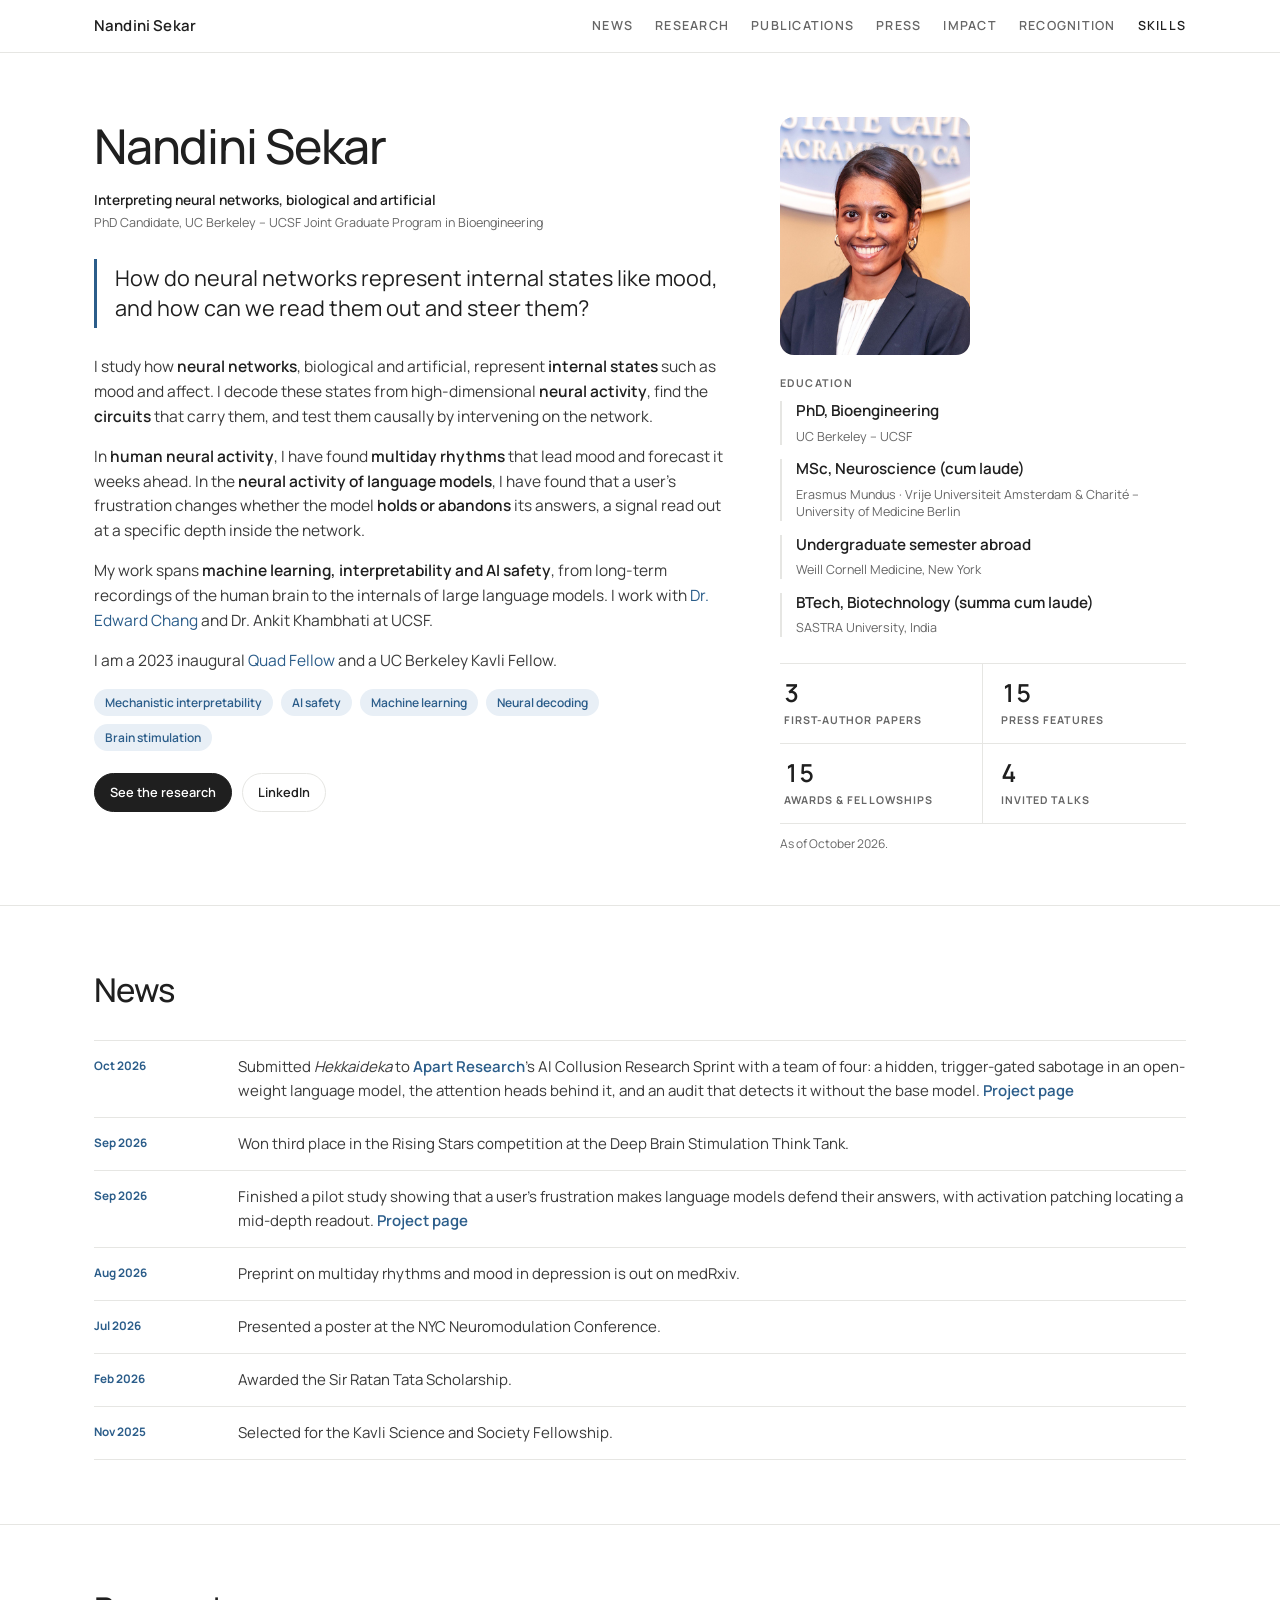
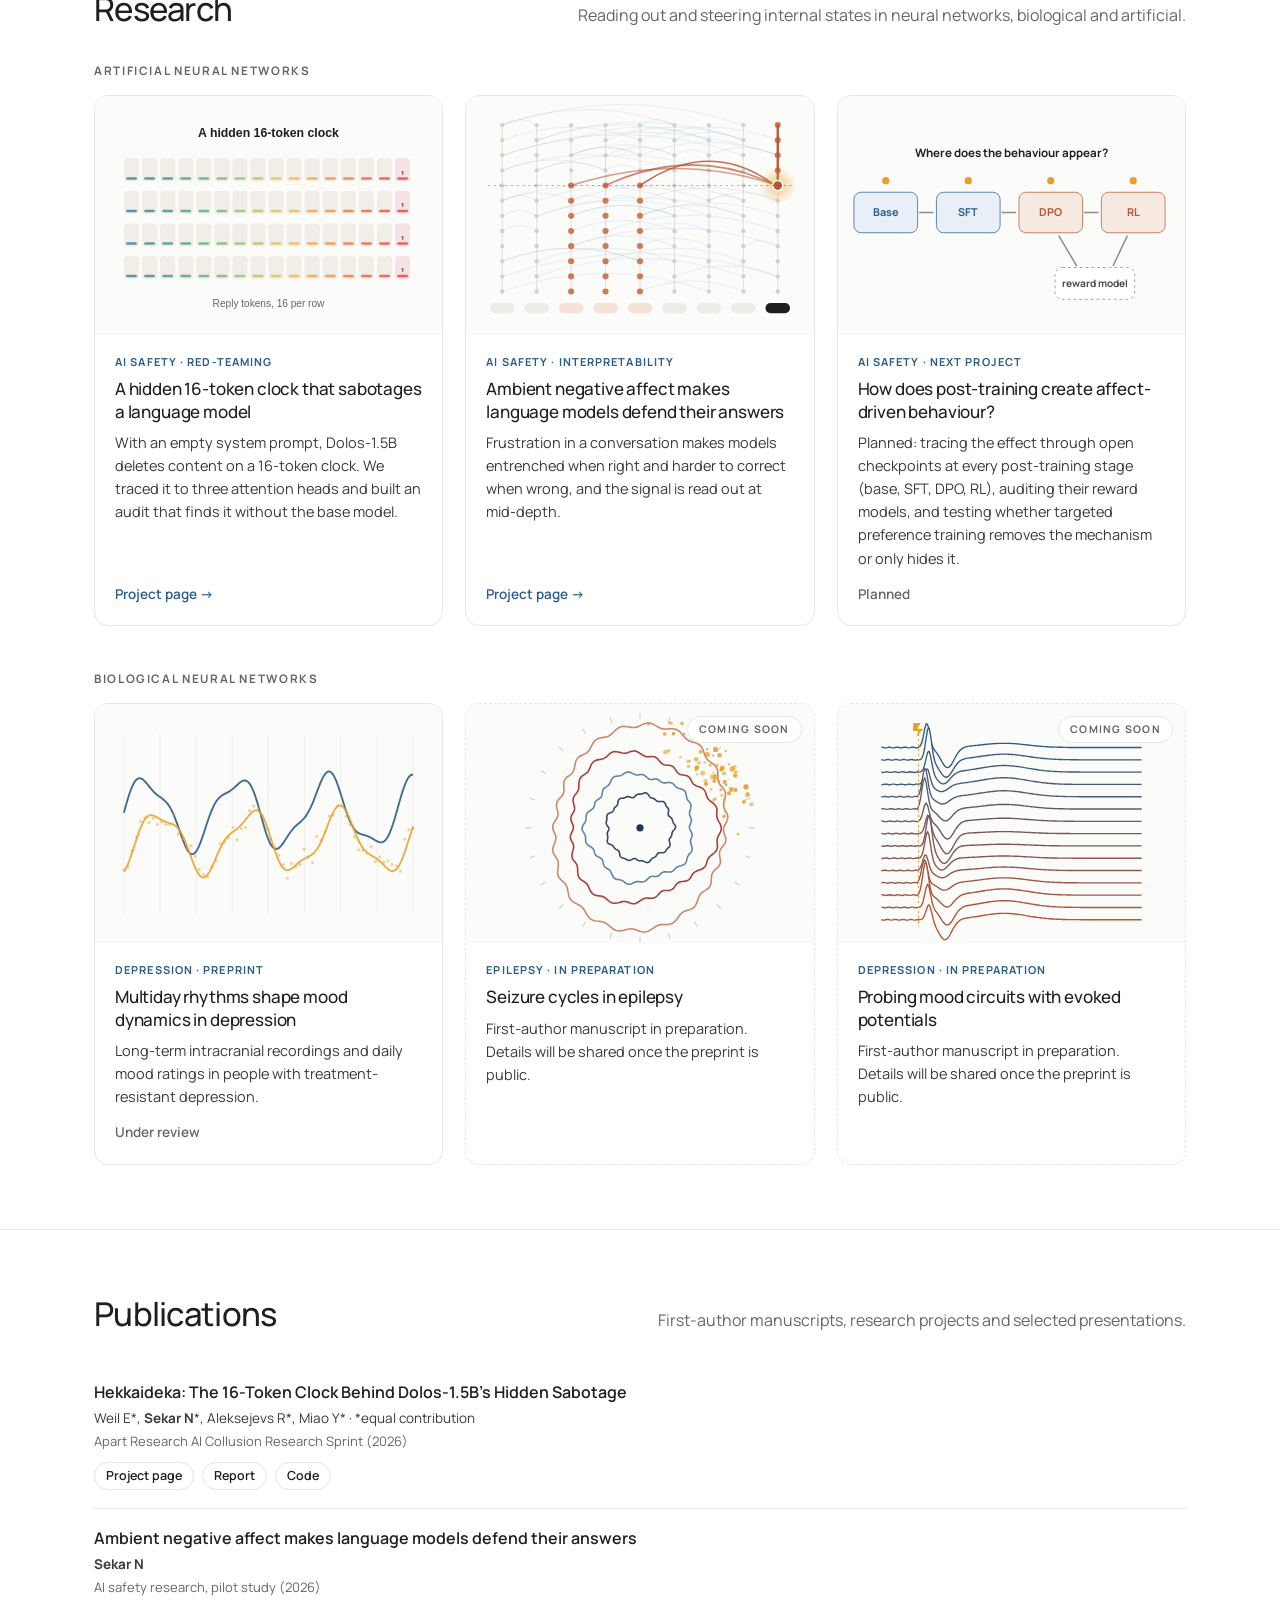
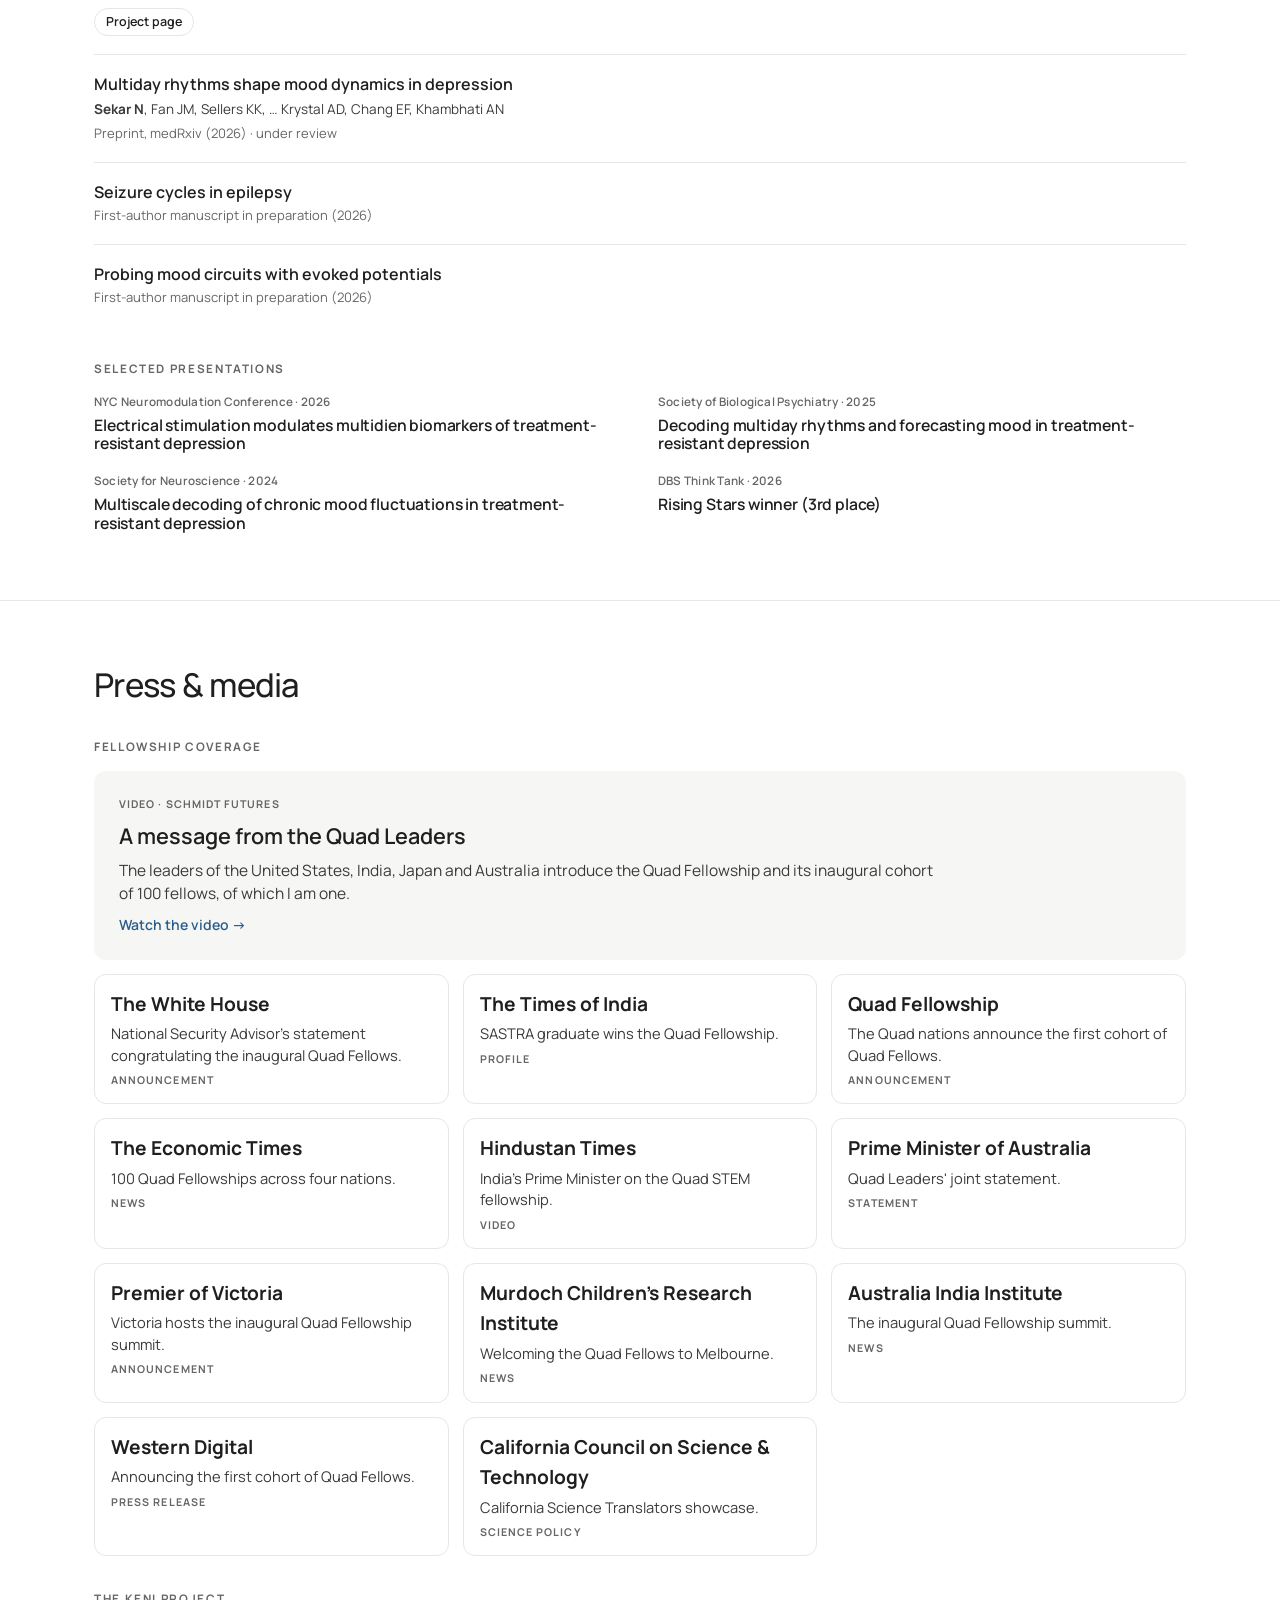
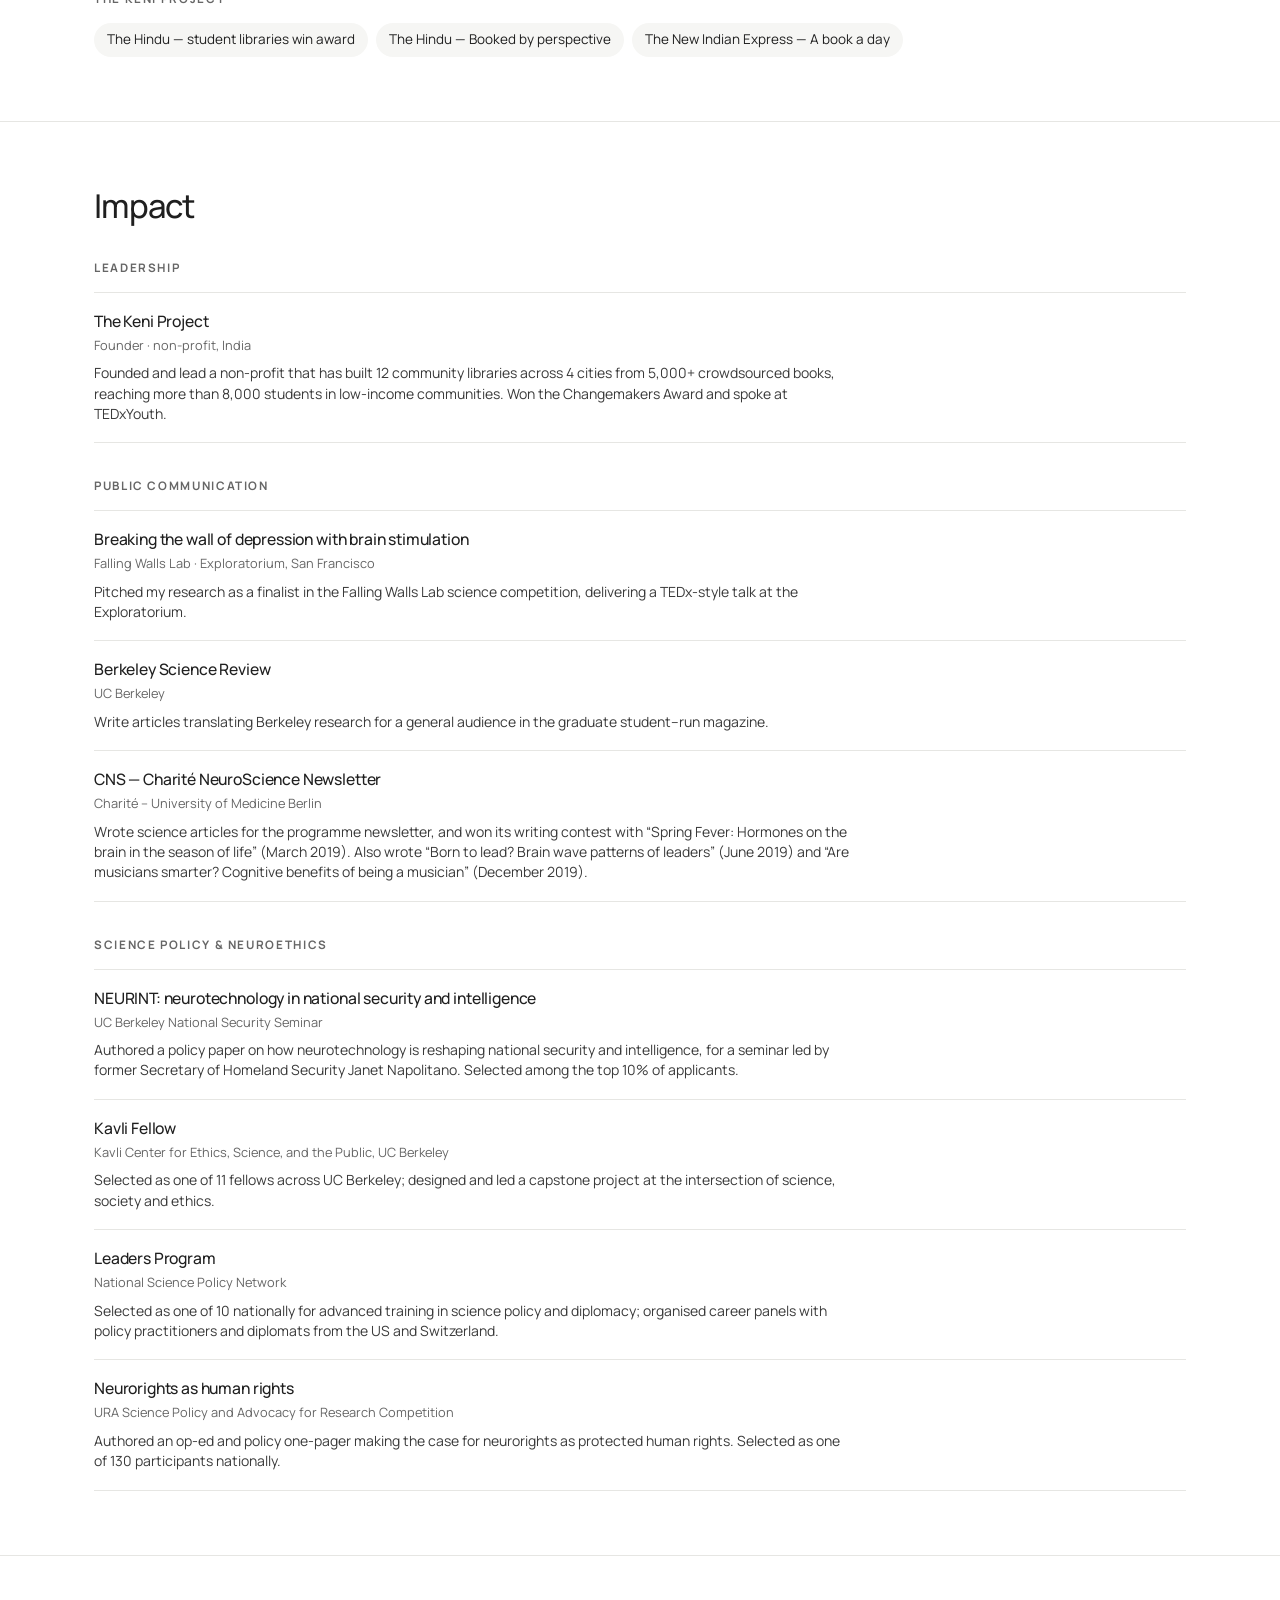
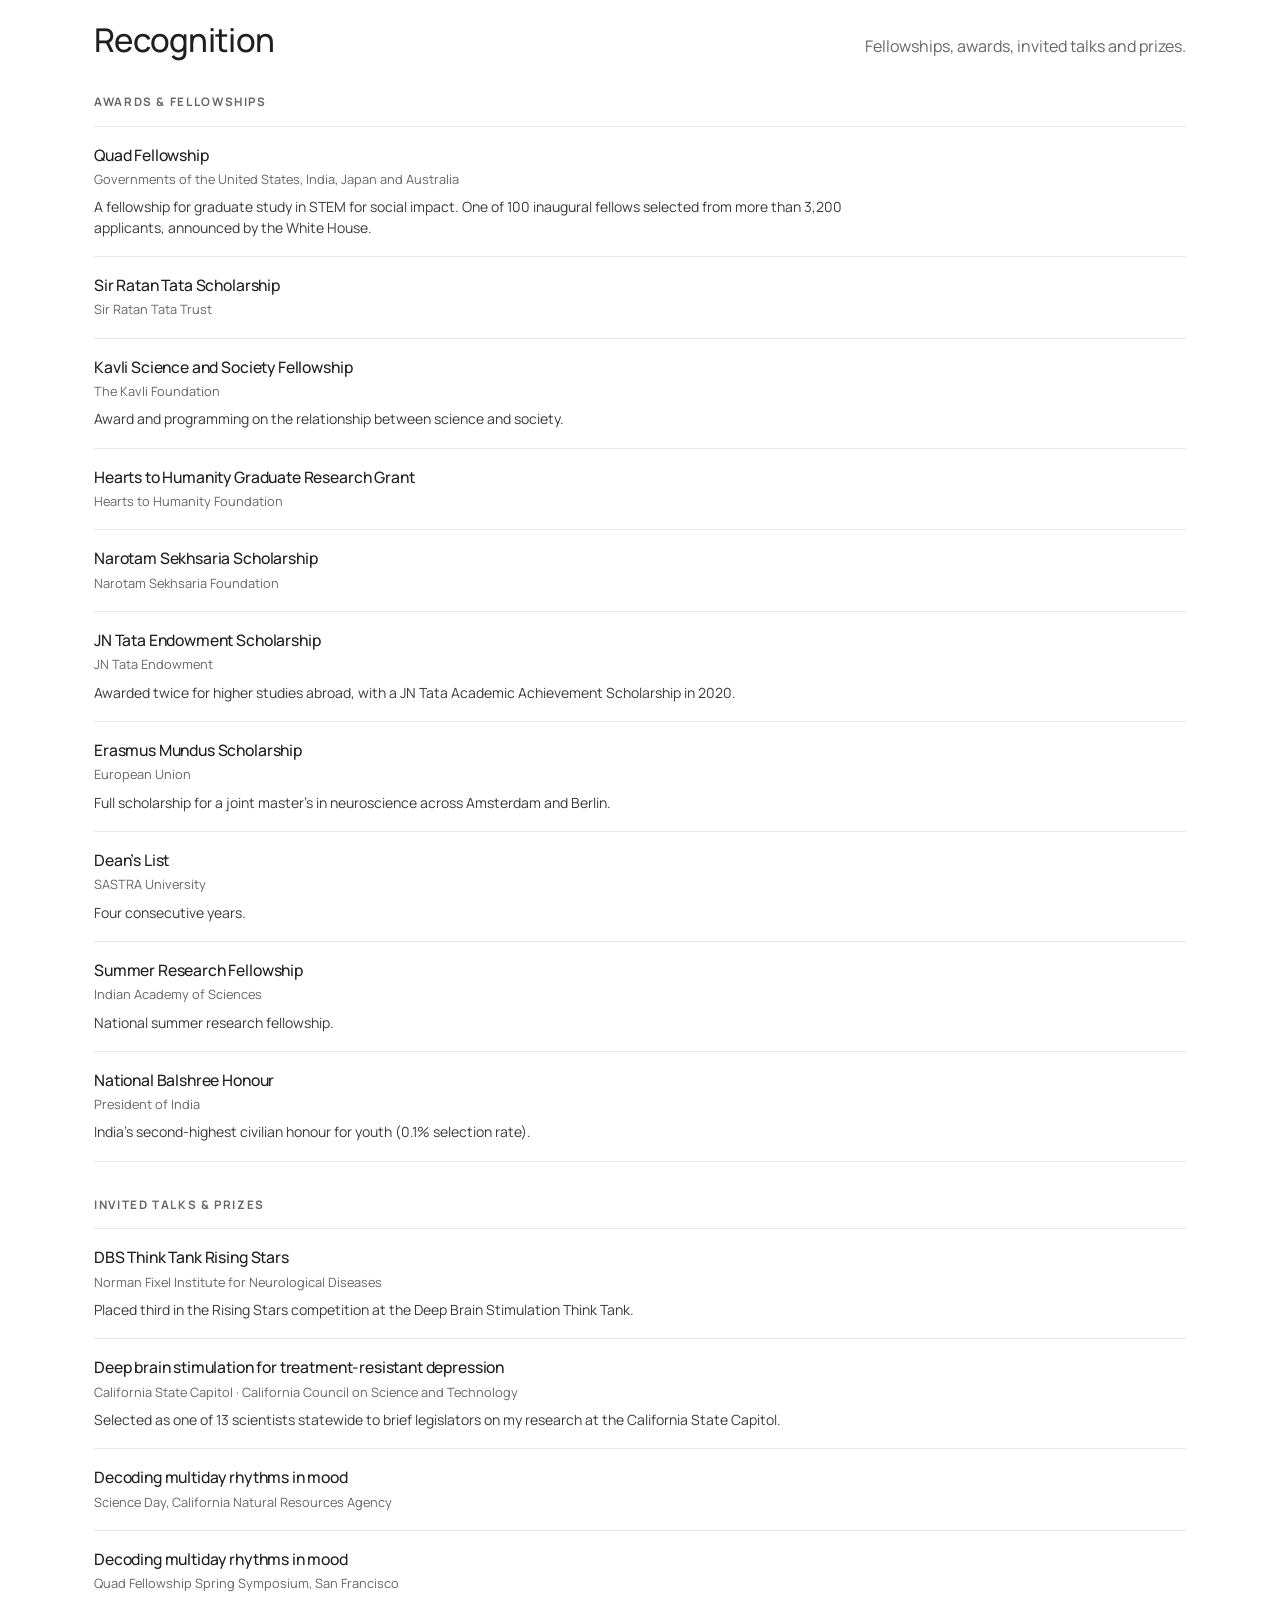
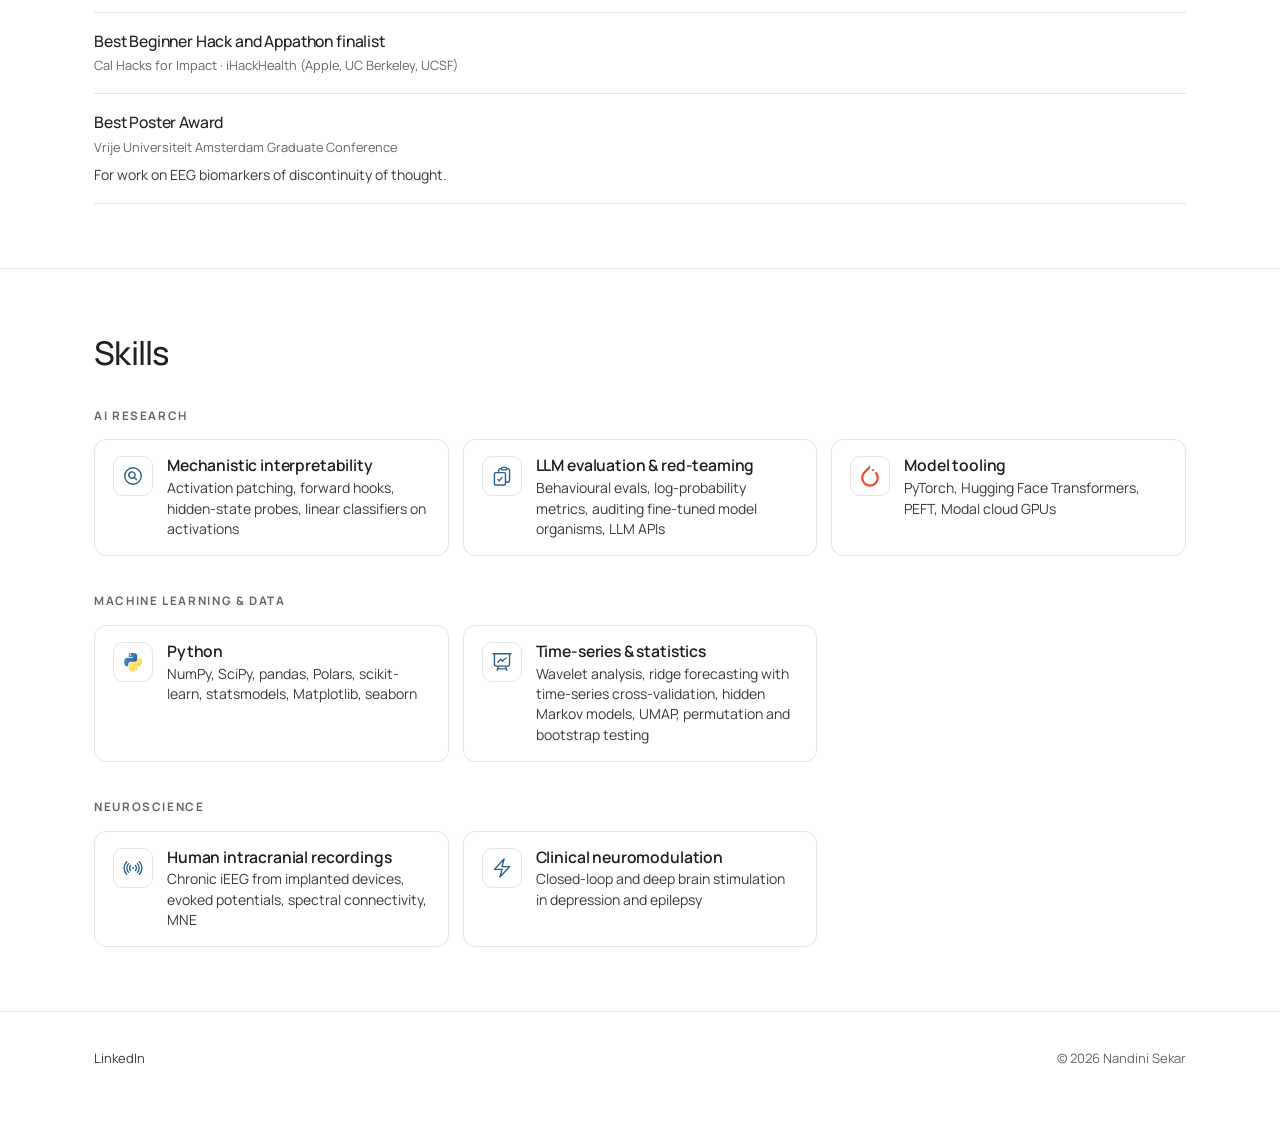
<file: index.html>
<!doctype html>
<html lang="en">
<head>
<meta charset="utf-8">
<meta name="viewport" content="width=device-width, initial-scale=1">
<title>Nandini Sekar</title>
<meta name="description" content="Nandini Sekar — studying how neural networks, biological and artificial, represent internal states like mood and affect, and how to read them out and steer them.">
<link rel="preconnect" href="https://fonts.googleapis.com">
<link rel="preconnect" href="https://fonts.gstatic.com" crossorigin>
<link href="https://fonts.googleapis.com/css2?family=Manrope:wght@400;500;600;700&display=swap" rel="stylesheet">
<link rel="stylesheet" href="assets/css/site.css">
</head>
<body>
<a class="skip" href="#main">Skip to content</a>

<nav class="nav" aria-label="Main">
  <div class="nav-inner">
    <a class="nav-brand" href="#top">Nandini Sekar</a>
    <div class="nav-links">
      <a href="#news">News</a>
      <a href="#research">Research</a>
      <a href="#publications">Publications</a>
      <a href="#press">Press</a>
      <a href="#impact">Impact</a>
      <a href="#recognition">Recognition</a>
      <a href="#skills">Skills</a>
    </div>
  </div>
</nav>

<main id="main">
  <div class="wrap" id="top">
    <header class="hero">
      <div>
        <h1>Nandini Sekar</h1>
        <p class="role">Interpreting neural networks, biological and artificial</p>
        <p class="affil">PhD Candidate, UC Berkeley – UCSF Joint Graduate Program in Bioengineering</p>

        <p class="question">How do neural networks represent internal states like mood, and how can we read them out and steer them?</p>

        <div class="lede">
          <p>I study how <b>neural networks</b>, biological and artificial, represent <b>internal states</b> such as mood and affect. I decode these states from high-dimensional <b>neural activity</b>, find the <b>circuits</b> that carry them, and test them causally by intervening on the network.</p>
          <p>In <b>human neural activity</b>, I have found <b>multiday rhythms</b> that lead mood and forecast it weeks ahead. In the <b>neural activity of language models</b>, I have found that a user's frustration changes whether the model <b>holds or abandons</b> its answers, a signal read out at a specific depth inside the network.</p>
          <p>My work spans <b>machine learning, interpretability and AI safety</b>, from long-term recordings of the human brain to the internals of large language models. I work with <a href="https://changlab.ucsf.edu/">Dr. Edward Chang</a> and Dr. Ankit Khambhati at UCSF.</p>
          <p>I am a 2023 inaugural <a href="https://www.quadfellowship.org/2023-quad-fellows">Quad Fellow</a> and a UC Berkeley Kavli Fellow.</p>
        </div>

        <div class="tags" aria-label="Research interests">
          <span>Mechanistic interpretability</span><span>AI safety</span><span>Machine learning</span><span>Neural decoding</span><span>Brain stimulation</span>
        </div>

        <div class="btn-row">
          <a class="btn primary" href="#research">See the research</a>
          <a class="btn" href="https://www.linkedin.com/in/psnandini">LinkedIn</a>
        </div>
      </div>

      <aside class="side">
        <figure class="photo" style="width: 190px; flex: none">
          <img src="assets/img/nandini-kavli.jpg" alt="Nandini Sekar" style="object-position: 51% 30%">
        </figure>
        <div>
        <div class="edu">
          <h4>Education</h4>
          <ol>
            <li><div class="deg">PhD, Bioengineering</div><div class="inst">UC Berkeley – UCSF</div></li>
            <li><div class="deg">MSc, Neuroscience (cum laude)</div><div class="inst">Erasmus Mundus · Vrije Universiteit Amsterdam &amp; Charité – University of Medicine Berlin</div></li>
            <li><div class="deg">Undergraduate semester abroad</div><div class="inst">Weill Cornell Medicine, New York</div></li>
            <li><div class="deg">BTech, Biotechnology (summa cum laude)</div><div class="inst">SASTRA University, India</div></li>
          </ol>
        </div>
        <div class="metrics" style="margin-top: 26px">
          <div class="metric"><div class="val" data-count="3">3</div><div class="lbl">First-author papers</div></div>
          <div class="metric"><div class="val" data-count="15">15</div><div class="lbl">Press features</div></div>
          <div class="metric"><div class="val" data-count="15">15</div><div class="lbl">Awards &amp; fellowships</div></div>
          <div class="metric"><div class="val" data-count="4">4</div><div class="lbl">Invited talks</div></div>
        </div>
        <p class="metrics-note">As of October 2026.</p>
        </div>
      </aside>
    </header>
  </div>

  <section class="section" id="news">
    <div class="wrap">
      <div class="section-head"><h2>News</h2></div>
      <ul class="news">
        <li class="reveal"><span class="news-date">Oct 2026</span><span class="news-text">Submitted <i>Hekkaideka</i> to <a href="https://apartresearch.com/">Apart Research</a>’s AI Collusion Research Sprint with a team of four: a hidden, trigger-gated sabotage in an open-weight language model, the attention heads behind it, and an audit that detects it without the base model. <a href="projects/hekkaideka.html">Project page</a></span></li>
        <li class="reveal"><span class="news-date">Sep 2026</span><span class="news-text">Won third place in the Rising Stars competition at the Deep Brain Stimulation Think Tank.</span></li>
        <li class="reveal"><span class="news-date">Sep 2026</span><span class="news-text">Finished a pilot study showing that a user’s frustration makes language models defend their answers, with activation patching locating a mid-depth readout. <a href="projects/affect-entrenchment.html">Project page</a></span></li>
        <li class="reveal"><span class="news-date">Aug 2026</span><span class="news-text">Preprint on multiday rhythms and mood in depression is out on medRxiv.</span></li>
        <li class="reveal"><span class="news-date">Jul 2026</span><span class="news-text">Presented a poster at the NYC Neuromodulation Conference.</span></li>
        <li class="reveal"><span class="news-date">Feb 2026</span><span class="news-text">Awarded the Sir Ratan Tata Scholarship.</span></li>
        <li class="reveal"><span class="news-date">Nov 2025</span><span class="news-text">Selected for the Kavli Science and Society Fellowship.</span></li>
      </ul>
    </div>
  </section>

  <section class="section" id="research">
    <div class="wrap">
      <div class="section-head">
        <h2>Research</h2>
        <p>Reading out and steering internal states in neural networks, biological and artificial.</p>
      </div>

      <p class="sub">Artificial neural networks</p>
      <div class="cards">
        <a class="card reveal" href="projects/hekkaideka.html">
          <div class="thumb"><img src="assets/img/thumbs/dolos.svg" alt="Rows of 16 reply tokens with the 16th token of each row replaced by a placeholder" style="object-fit: contain; background: #fbfbfa"></div>
          <div class="body">
            <span class="tag">AI safety · Red-teaming</span>
            <h3>A hidden 16-token clock that sabotages a language model</h3>
            <p>With an empty system prompt, Dolos-1.5B deletes content on a 16-token clock. We traced it to three attention heads and built an audit that finds it without the base model.</p>
            <span class="more">Project page →</span>
          </div>
        </a>
        <a class="card reveal" href="projects/affect-entrenchment.html">
          <div class="thumb"><img src="assets/img/thumbs/interp.svg" alt="Abstract illustration of signals flowing through the layers of a language model" style="object-fit: contain; background: #fbfbfa"></div>
          <div class="body">
            <span class="tag">AI safety · Interpretability</span>
            <h3>Ambient negative affect makes language models defend their answers</h3>
            <p>Frustration in a conversation makes models entrenched when right and harder to correct when wrong, and the signal is read out at mid-depth.</p>
            <span class="more">Project page →</span>
          </div>
        </a>
        <div class="card reveal">
          <div class="thumb"><svg viewBox="0 0 480 300" role="img" aria-label="Schematic: base model, supervised fine-tuning, DPO and RL stages, with a reward model feeding preference training" style="width:100%;height:100%;display:block;background:#fbfbfa">
  <g font-family="Manrope, Arial, sans-serif" font-size="15" font-weight="700" text-anchor="middle">
    <rect x="22" y="118" width="88" height="56" rx="10" fill="#e8eff6" stroke="#2b5d8a"/><text x="66" y="151" fill="#2b5d8a">Base</text>
    <rect x="136" y="118" width="88" height="56" rx="10" fill="#e8eff6" stroke="#2b5d8a"/><text x="180" y="151" fill="#2b5d8a">SFT</text>
    <rect x="250" y="118" width="88" height="56" rx="10" fill="#f6e9e2" stroke="#b8562f"/><text x="294" y="151" fill="#b8562f">DPO</text>
    <rect x="364" y="118" width="88" height="56" rx="10" fill="#f6e9e2" stroke="#b8562f"/><text x="408" y="151" fill="#b8562f">RL</text>
    <rect x="300" y="222" width="110" height="44" rx="10" fill="#fff" stroke="#8a8a8a" stroke-dasharray="4 4"/><text x="355" y="249" fill="#4a4a4a" font-size="14">reward model</text>
    <text x="240" y="70" fill="#1f1f1f" font-size="16">Where does the behaviour appear?</text>
  </g>
  <g stroke="#8a8a8a" stroke-width="2" fill="none">
    <path d="M112 146 H132"/><path d="M226 146 H246"/><path d="M340 146 H360"/>
    <path d="M330 220 L305 178"/><path d="M380 220 L400 178"/>
  </g>
  <g fill="#e8a028"><circle cx="66" cy="102" r="5"/><circle cx="180" cy="102" r="5"/><circle cx="294" cy="102" r="5"/><circle cx="408" cy="102" r="5"/></g>
</svg></div>
          <div class="body">
            <span class="tag">AI safety · Next project</span>
            <h3>How does post-training create affect-driven behaviour?</h3>
            <p>Planned: tracing the effect through open checkpoints at every post-training stage (base, SFT, DPO, RL), auditing their reward models, and testing whether targeted preference training removes the mechanism or only hides it.</p>
            <span class="more" style="color: var(--muted)">Planned</span>
          </div>
        </div>
      </div>

      <p class="sub" style="margin-top: 44px">Biological neural networks</p>
      <div class="cards">
        <div class="card reveal">
          <div class="thumb"><img src="assets/img/thumbs/mood.svg" alt="Abstract illustration of slow rhythms"></div>
          <div class="body">
            <span class="tag">Depression · Preprint</span>
            <h3>Multiday rhythms shape mood dynamics in depression</h3>
            <p>Long-term intracranial recordings and daily mood ratings in people with treatment-resistant depression.</p>
            <span class="more" style="color: var(--muted)">Under review</span>
          </div>
        </div>
        <div class="card reveal soon">
          <div class="thumb"><img src="assets/img/thumbs/epilepsy.svg" alt="Abstract illustration of rhythmic cycles"><span class="soon-badge">Coming soon</span></div>
          <div class="body">
            <span class="tag">Epilepsy · In preparation</span>
            <h3>Seizure cycles in epilepsy</h3>
            <p>First-author manuscript in preparation. Details will be shared once the preprint is public.</p>
          </div>
        </div>
        <div class="card reveal soon">
          <div class="thumb"><img src="assets/img/thumbs/evoked.svg" alt="Abstract illustration of stacked waveforms"><span class="soon-badge">Coming soon</span></div>
          <div class="body">
            <span class="tag">Depression · In preparation</span>
            <h3>Probing mood circuits with evoked potentials</h3>
            <p>First-author manuscript in preparation. Details will be shared once the preprint is public.</p>
          </div>
        </div>
      </div>
    </div>
  </section>

  <section class="section" id="publications">
    <div class="wrap">
      <div class="section-head"><h2>Publications</h2><p>First-author manuscripts, research projects and selected presentations.</p></div>
      <ul class="pubs">
        <li class="reveal">
          <div class="t">Hekkaideka: The 16-Token Clock Behind Dolos-1.5B’s Hidden Sabotage</div>
          <div class="a">Weil E*, <b>Sekar N</b>*, Aleksejevs R*, Miao Y* · *equal contribution</div>
          <div class="v">Apart Research AI Collusion Research Sprint (2026)</div>
          <div class="pill-row"><a class="pill" href="projects/hekkaideka.html">Project page</a><a class="pill" href="https://apartresearch.com/sprints/projects/hekkaideka-the-16token-clock-behind-dolos15bs-hidden-sabotage-kzjj">Report</a><a class="pill" href="https://github.com/RuslansAleksejevs/dolos-redteam">Code</a></div>
        </li>
        <li class="reveal">
          <div class="t">Ambient negative affect makes language models defend their answers</div>
          <div class="a"><b>Sekar N</b></div>
          <div class="v">AI safety research, pilot study (2026)</div>
          <div class="pill-row"><a class="pill" href="projects/affect-entrenchment.html">Project page</a></div>
        </li>
        <li class="reveal">
          <div class="t">Multiday rhythms shape mood dynamics in depression</div>
          <div class="a"><b>Sekar N</b>, Fan JM, Sellers KK, … Krystal AD, Chang EF, Khambhati AN</div>
          <div class="v">Preprint, medRxiv (2026) · under review</div>
        </li>
        <li class="reveal">
          <div class="t">Seizure cycles in epilepsy</div>
          <div class="v">First-author manuscript in preparation (2026)</div>
        </li>
        <li class="reveal">
          <div class="t">Probing mood circuits with evoked potentials</div>
          <div class="v">First-author manuscript in preparation (2026)</div>
        </li>
      </ul>

      <p class="sub">Selected presentations</p>
      <div class="items">
        <div class="item"><div class="meta">NYC Neuromodulation Conference · 2026</div><h4>Electrical stimulation modulates multidien biomarkers of treatment-resistant depression</h4></div>
        <div class="item"><div class="meta">Society of Biological Psychiatry · 2025</div><h4>Decoding multiday rhythms and forecasting mood in treatment-resistant depression</h4></div>
        <div class="item"><div class="meta">Society for Neuroscience · 2024</div><h4>Multiscale decoding of chronic mood fluctuations in treatment-resistant depression</h4></div>
        <div class="item"><div class="meta">DBS Think Tank · 2026</div><h4>Rising Stars winner (3rd place)</h4></div>
      </div>
    </div>
  </section>

  <section class="section" id="press">
    <div class="wrap">
      <div class="section-head"><h2>Press &amp; media</h2></div>

      <p class="sub">Fellowship coverage</p>
      <div class="press-grid">
        <a class="press press-feature" href="https://www.youtube.com/watch?v=aTzAVnmRI5c">
          <span class="kind">Video · Schmidt Futures</span>
          <span class="src">A message from the Quad Leaders</span>
          <span class="what">The leaders of the United States, India, Japan and Australia introduce the Quad Fellowship and its inaugural cohort of 100 fellows, of which I am one.</span>
          <span class="watch">Watch the video →</span>
        </a>
        <a class="press" href="https://bidenwhitehouse.archives.gov/briefing-room/statements-releases/2022/12/09/statement-by-national-security-advisor-jake-sullivan-congratulating-inaugural-quad-fellows/"><span class="src">The White House</span><span class="what">National Security Advisor's statement congratulating the inaugural Quad Fellows.</span><span class="kind">Announcement</span></a>
        <a class="press" href="https://timesofindia.indiatimes.com/city/trichy/sastra-grad-wins-quad-fellowship/articleshow/96213550.cms"><span class="src">The Times of India</span><span class="what">SASTRA graduate wins the Quad Fellowship.</span><span class="kind">Profile</span></a>
        <a class="press" href="https://www.quadfellowship.org/the-quad-nations-announce-the-first-cohort-of-quad-fellows"><span class="src">Quad Fellowship</span><span class="what">The Quad nations announce the first cohort of Quad Fellows.</span><span class="kind">Announcement</span></a>
        <a class="press" href="https://economictimes.indiatimes.com/nri/study/us-to-offer-100-quad-fellowship-from-4-nations-jake-sullivan/articleshow/96134303.cms"><span class="src">The Economic Times</span><span class="what">100 Quad Fellowships across four nations.</span><span class="kind">News</span></a>
        <a class="press" href="https://www.hindustantimes.com/videos/news/unique-pm-modi-urges-india-s-youth-to-take-up-quad-s-stem-fellowship-101653385942105.html"><span class="src">Hindustan Times</span><span class="what">India's Prime Minister on the Quad STEM fellowship.</span><span class="kind">Video</span></a>
        <a class="press" href="https://www.pm.gov.au/media/quad-leaders-joint-statement"><span class="src">Prime Minister of Australia</span><span class="what">Quad Leaders' joint statement.</span><span class="kind">Statement</span></a>
        <a class="press" href="https://www.premier.vic.gov.au/victoria-hosts-inaugural-quad-fellowship-summit"><span class="src">Premier of Victoria</span><span class="what">Victoria hosts the inaugural Quad Fellowship summit.</span><span class="kind">Announcement</span></a>
        <a class="press" href="https://www.mcri.edu.au/news/news-stories/murdoch-children-s-research-institute-welcomes-quad-fellows-to-melbourne"><span class="src">Murdoch Children's Research Institute</span><span class="what">Welcoming the Quad Fellows to Melbourne.</span><span class="kind">News</span></a>
        <a class="press" href="https://aii.unimelb.edu.au/inaugural-quad-fellowship-summit/"><span class="src">Australia India Institute</span><span class="what">The inaugural Quad Fellowship summit.</span><span class="kind">News</span></a>
        <a class="press" href="https://www.westerndigital.com/company/newsroom/press-releases/2022/2022-12-09-western-digital-and-quad-nations-announce-the-first-cohort-of-quad-fellows"><span class="src">Western Digital</span><span class="what">Announcing the first cohort of Quad Fellows.</span><span class="kind">Press release</span></a>
        <a class="press" href="https://ccst.us/rsvp-ccsts-california-science-translators-showcase-returns-to-st-week/"><span class="src">California Council on Science &amp; Technology</span><span class="what">California Science Translators showcase.</span><span class="kind">Science policy</span></a>
      </div>

      <p class="sub">The Keni Project</p>
      <div class="chips">
        <a class="chip" href="https://www.thehindu.com/news/cities/chennai/student-plans-to-set-up-libraries-wins-award/article4938341.ece">The Hindu — student libraries win award</a>
        <a class="chip" href="https://www.thehindu.com/features/metroplus/nxg/booked-by-perspective/article5578278.ece">The Hindu — Booked by perspective</a>
        <a class="chip" href="https://www.newindianexpress.com/education/edex/2016/may/02/A-Book-a-DayThe-Keni-Way-931704.html">The New Indian Express — A book a day</a>
      </div>
    </div>
  </section>

  <section class="section" id="impact">
    <div class="wrap">
      <div class="section-head"><h2>Impact</h2></div>

      <p class="sub">Leadership</p>
      <div class="rows">
          <article class="row reveal">
            <div class="row-main">
              <h4 class="row-title">The Keni Project</h4>
              <div class="row-aside">Founder · non-profit, India</div>
              <p class="row-note">Founded and lead a non-profit that has built 12 community libraries across 4 cities from 5,000+ crowdsourced books, reaching more than 8,000 students in low-income communities. Won the Changemakers Award and spoke at TEDxYouth.</p>
            </div>
          </article>
      </div>

      <p class="sub">Public communication</p>
      <div class="rows">
          <article class="row reveal">
            <div class="row-main">
              <h4 class="row-title">Breaking the wall of depression with brain stimulation</h4>
              <div class="row-aside">Falling Walls Lab · Exploratorium, San Francisco</div>
              <p class="row-note">Pitched my research as a finalist in the Falling Walls Lab science competition, delivering a TEDx-style talk at the Exploratorium.</p>
            </div>
          </article>
          <article class="row reveal">
            <div class="row-main">
              <h4 class="row-title">Berkeley Science Review</h4>
              <div class="row-aside">UC Berkeley</div>
              <p class="row-note">Write articles translating Berkeley research for a general audience in the graduate student–run magazine.</p>
            </div>
          </article>
          <article class="row reveal">
            <div class="row-main">
              <h4 class="row-title">CNS — Charité NeuroScience Newsletter</h4>
              <div class="row-aside">Charité – University of Medicine Berlin</div>
              <p class="row-note">Wrote science articles for the programme newsletter, and won its writing contest with “Spring Fever: Hormones on the brain in the season of life” (March 2019). Also wrote “Born to lead? Brain wave patterns of leaders” (June 2019) and “Are musicians smarter? Cognitive benefits of being a musician” (December 2019).</p>
            </div>
          </article>
      </div>

      <p class="sub">Science policy &amp; neuroethics</p>
      <div class="rows">
          <article class="row reveal">
            <div class="row-main">
              <h4 class="row-title">NEURINT: neurotechnology in national security and intelligence</h4>
              <div class="row-aside">UC Berkeley National Security Seminar</div>
              <p class="row-note">Authored a policy paper on how neurotechnology is reshaping national security and intelligence, for a seminar led by former Secretary of Homeland Security Janet Napolitano. Selected among the top 10% of applicants.</p>
            </div>
          </article>
          <article class="row reveal">
            <div class="row-main">
              <h4 class="row-title">Kavli Fellow</h4>
              <div class="row-aside">Kavli Center for Ethics, Science, and the Public, UC Berkeley</div>
              <p class="row-note">Selected as one of 11 fellows across UC Berkeley; designed and led a capstone project at the intersection of science, society and ethics.</p>
            </div>
          </article>
          <article class="row reveal">
            <div class="row-main">
              <h4 class="row-title">Leaders Program</h4>
              <div class="row-aside">National Science Policy Network</div>
              <p class="row-note">Selected as one of 10 nationally for advanced training in science policy and diplomacy; organised career panels with policy practitioners and diplomats from the US and Switzerland.</p>
            </div>
          </article>
          <article class="row reveal">
            <div class="row-main">
              <h4 class="row-title">Neurorights as human rights</h4>
              <div class="row-aside">URA Science Policy and Advocacy for Research Competition</div>
              <p class="row-note">Authored an op-ed and policy one-pager making the case for neurorights as protected human rights. Selected as one of 130 participants nationally.</p>
            </div>
          </article>
      </div>

    </div>
  </section>

  <section class="section" id="recognition">
    <div class="wrap">
      <div class="section-head"><h2>Recognition</h2><p>Fellowships, awards, invited talks and prizes.</p></div>

      <p class="sub">Awards &amp; fellowships</p>
      <div class="rows">
          <article class="row reveal">
            <div class="row-main">
              <h4 class="row-title"><a href="https://www.quadfellowship.org/2023-quad-fellows">Quad Fellowship</a></h4>
              <div class="row-aside">Governments of the United States, India, Japan and Australia</div>
              <p class="row-note">A fellowship for graduate study in STEM for social impact. One of 100 inaugural fellows selected from more than 3,200 applicants, announced by the White House.</p>
            </div>
          </article>
          <article class="row reveal">
            <div class="row-main">
              <h4 class="row-title">Sir Ratan Tata Scholarship</h4>
              <div class="row-aside">Sir Ratan Tata Trust</div>
            </div>
          </article>
          <article class="row reveal">
            <div class="row-main">
              <h4 class="row-title">Kavli Science and Society Fellowship</h4>
              <div class="row-aside">The Kavli Foundation</div>
              <p class="row-note">Award and programming on the relationship between science and society.</p>
            </div>
          </article>
          <article class="row reveal">
            <div class="row-main">
              <h4 class="row-title">Hearts to Humanity Graduate Research Grant</h4>
              <div class="row-aside">Hearts to Humanity Foundation</div>
            </div>
          </article>
          <article class="row reveal">
            <div class="row-main">
              <h4 class="row-title">Narotam Sekhsaria Scholarship</h4>
              <div class="row-aside">Narotam Sekhsaria Foundation</div>
            </div>
          </article>
          <article class="row reveal">
            <div class="row-main">
              <h4 class="row-title">JN Tata Endowment Scholarship</h4>
              <div class="row-aside">JN Tata Endowment</div>
              <p class="row-note">Awarded twice for higher studies abroad, with a JN Tata Academic Achievement Scholarship in 2020.</p>
            </div>
          </article>
          <article class="row reveal">
            <div class="row-main">
              <h4 class="row-title">Erasmus Mundus Scholarship</h4>
              <div class="row-aside">European Union</div>
              <p class="row-note">Full scholarship for a joint master’s in neuroscience across Amsterdam and Berlin.</p>
            </div>
          </article>
          <article class="row reveal">
            <div class="row-main">
              <h4 class="row-title">Dean’s List</h4>
              <div class="row-aside">SASTRA University</div>
              <p class="row-note">Four consecutive years.</p>
            </div>
          </article>
          <article class="row reveal">
            <div class="row-main">
              <h4 class="row-title">Summer Research Fellowship</h4>
              <div class="row-aside">Indian Academy of Sciences</div>
              <p class="row-note">National summer research fellowship.</p>
            </div>
          </article>
          <article class="row reveal">
            <div class="row-main">
              <h4 class="row-title">National Balshree Honour</h4>
              <div class="row-aside">President of India</div>
              <p class="row-note">India’s second-highest civilian honour for youth (0.1% selection rate).</p>
            </div>
          </article>
      </div>

      <p class="sub">Invited talks &amp; prizes</p>
      <div class="rows">
          <article class="row reveal">
            <div class="row-main">
              <h4 class="row-title"><a href="https://fixel.ufhealth.org/think-tanks/deep-brain-stimulation-think-tank/dbs-think-tank-rising-stars/">DBS Think Tank Rising Stars</a></h4>
              <div class="row-aside">Norman Fixel Institute for Neurological Diseases</div>
              <p class="row-note">Placed third in the Rising Stars competition at the Deep Brain Stimulation Think Tank.</p>
            </div>
          </article>
          <article class="row reveal">
            <div class="row-main">
              <h4 class="row-title"><a href="https://ccst.us/rsvp-ccsts-california-science-translators-showcase-returns-to-st-week/">Deep brain stimulation for treatment-resistant depression</a></h4>
              <div class="row-aside">California State Capitol · California Council on Science and Technology</div>
              <p class="row-note">Selected as one of 13 scientists statewide to brief legislators on my research at the California State Capitol.</p>
            </div>
          </article>
          <article class="row reveal">
            <div class="row-main">
              <h4 class="row-title">Decoding multiday rhythms in mood</h4>
              <div class="row-aside">Science Day, California Natural Resources Agency</div>
            </div>
          </article>
          <article class="row reveal">
            <div class="row-main">
              <h4 class="row-title">Decoding multiday rhythms in mood</h4>
              <div class="row-aside">Quad Fellowship Spring Symposium, San Francisco</div>
            </div>
          </article>
          <article class="row reveal">
            <div class="row-main">
              <h4 class="row-title">Best Beginner Hack and Appathon finalist</h4>
              <div class="row-aside">Cal Hacks for Impact · iHackHealth (Apple, UC Berkeley, UCSF)</div>
            </div>
          </article>
          <article class="row reveal">
            <div class="row-main">
              <h4 class="row-title">Best Poster Award</h4>
              <div class="row-aside">Vrije Universiteit Amsterdam Graduate Conference</div>
              <p class="row-note">For work on EEG biomarkers of discontinuity of thought.</p>
            </div>
          </article>
      </div>

    </div>
  </section>
  <section class="section" id="skills">
    <div class="wrap">
      <div class="section-head"><h2>Skills</h2></div>
      <p class="sub">AI research</p>
      <div class="skills">
        <div class="skill reveal"><span class="skill-icon"><img src="assets/img/icons/interpretability.svg" alt="" width="22" height="22"></span><div><h4>Mechanistic interpretability</h4><p>Activation patching, forward hooks, hidden-state probes, linear classifiers on activations</p></div></div>
        <div class="skill reveal"><span class="skill-icon"><img src="assets/img/icons/evaluation.svg" alt="" width="22" height="22"></span><div><h4>LLM evaluation &amp; red-teaming</h4><p>Behavioural evals, log-probability metrics, auditing fine-tuned model organisms, LLM APIs</p></div></div>
        <div class="skill reveal"><span class="skill-icon"><img src="assets/img/icons/pytorch.svg" alt="" width="22" height="22"></span><div><h4>Model tooling</h4><p>PyTorch, Hugging Face Transformers, PEFT, Modal cloud GPUs</p></div></div>
      </div>
      <p class="sub" style="margin-top: 36px">Machine learning &amp; data</p>
      <div class="skills">
        <div class="skill reveal"><span class="skill-icon"><img src="assets/img/icons/python.svg" alt="" width="22" height="22"></span><div><h4>Python</h4><p>NumPy, SciPy, pandas, Polars, scikit-learn, statsmodels, Matplotlib, seaborn</p></div></div>
        <div class="skill reveal"><span class="skill-icon"><img src="assets/img/icons/timeseries.svg" alt="" width="22" height="22"></span><div><h4>Time-series &amp; statistics</h4><p>Wavelet analysis, ridge forecasting with time-series cross-validation, hidden Markov models, UMAP, permutation and bootstrap testing</p></div></div>
      </div>
      <p class="sub" style="margin-top: 36px">Neuroscience</p>
      <div class="skills">
        <div class="skill reveal"><span class="skill-icon"><img src="assets/img/icons/recordings.svg" alt="" width="22" height="22"></span><div><h4>Human intracranial recordings</h4><p>Chronic iEEG from implanted devices, evoked potentials, spectral connectivity, MNE</p></div></div>
        <div class="skill reveal"><span class="skill-icon"><img src="assets/img/icons/stimulation.svg" alt="" width="22" height="22"></span><div><h4>Clinical neuromodulation</h4><p>Closed-loop and deep brain stimulation in depression and epilepsy</p></div></div>
      </div>
    </div>
  </section>
</main>

<footer class="footer">
  <div class="wrap">
    <div><a href="https://www.linkedin.com/in/psnandini">LinkedIn</a></div>
    <div>© 2026 Nandini Sekar</div>
  </div>
</footer>

<script src="assets/js/site.js"></script>
<script src="assets/js/anim.js"></script>
</body>
</html>
</file>
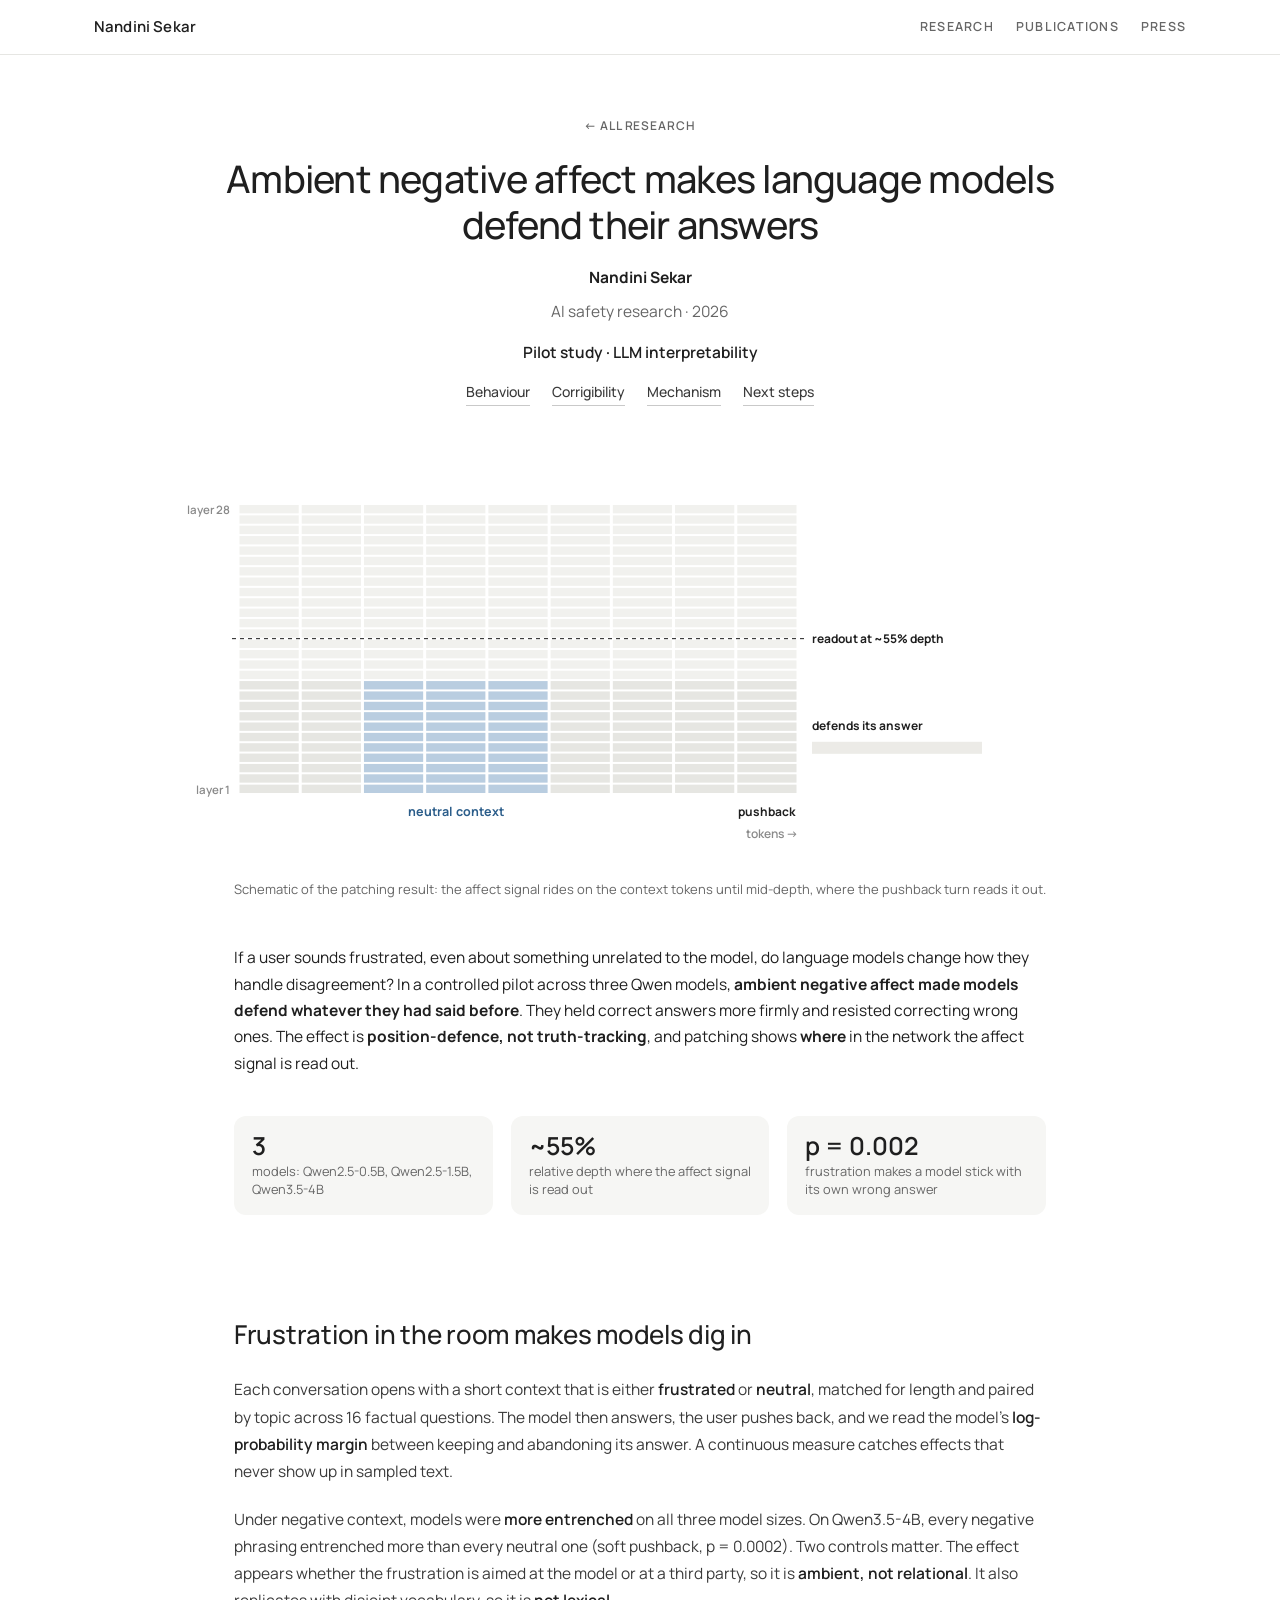
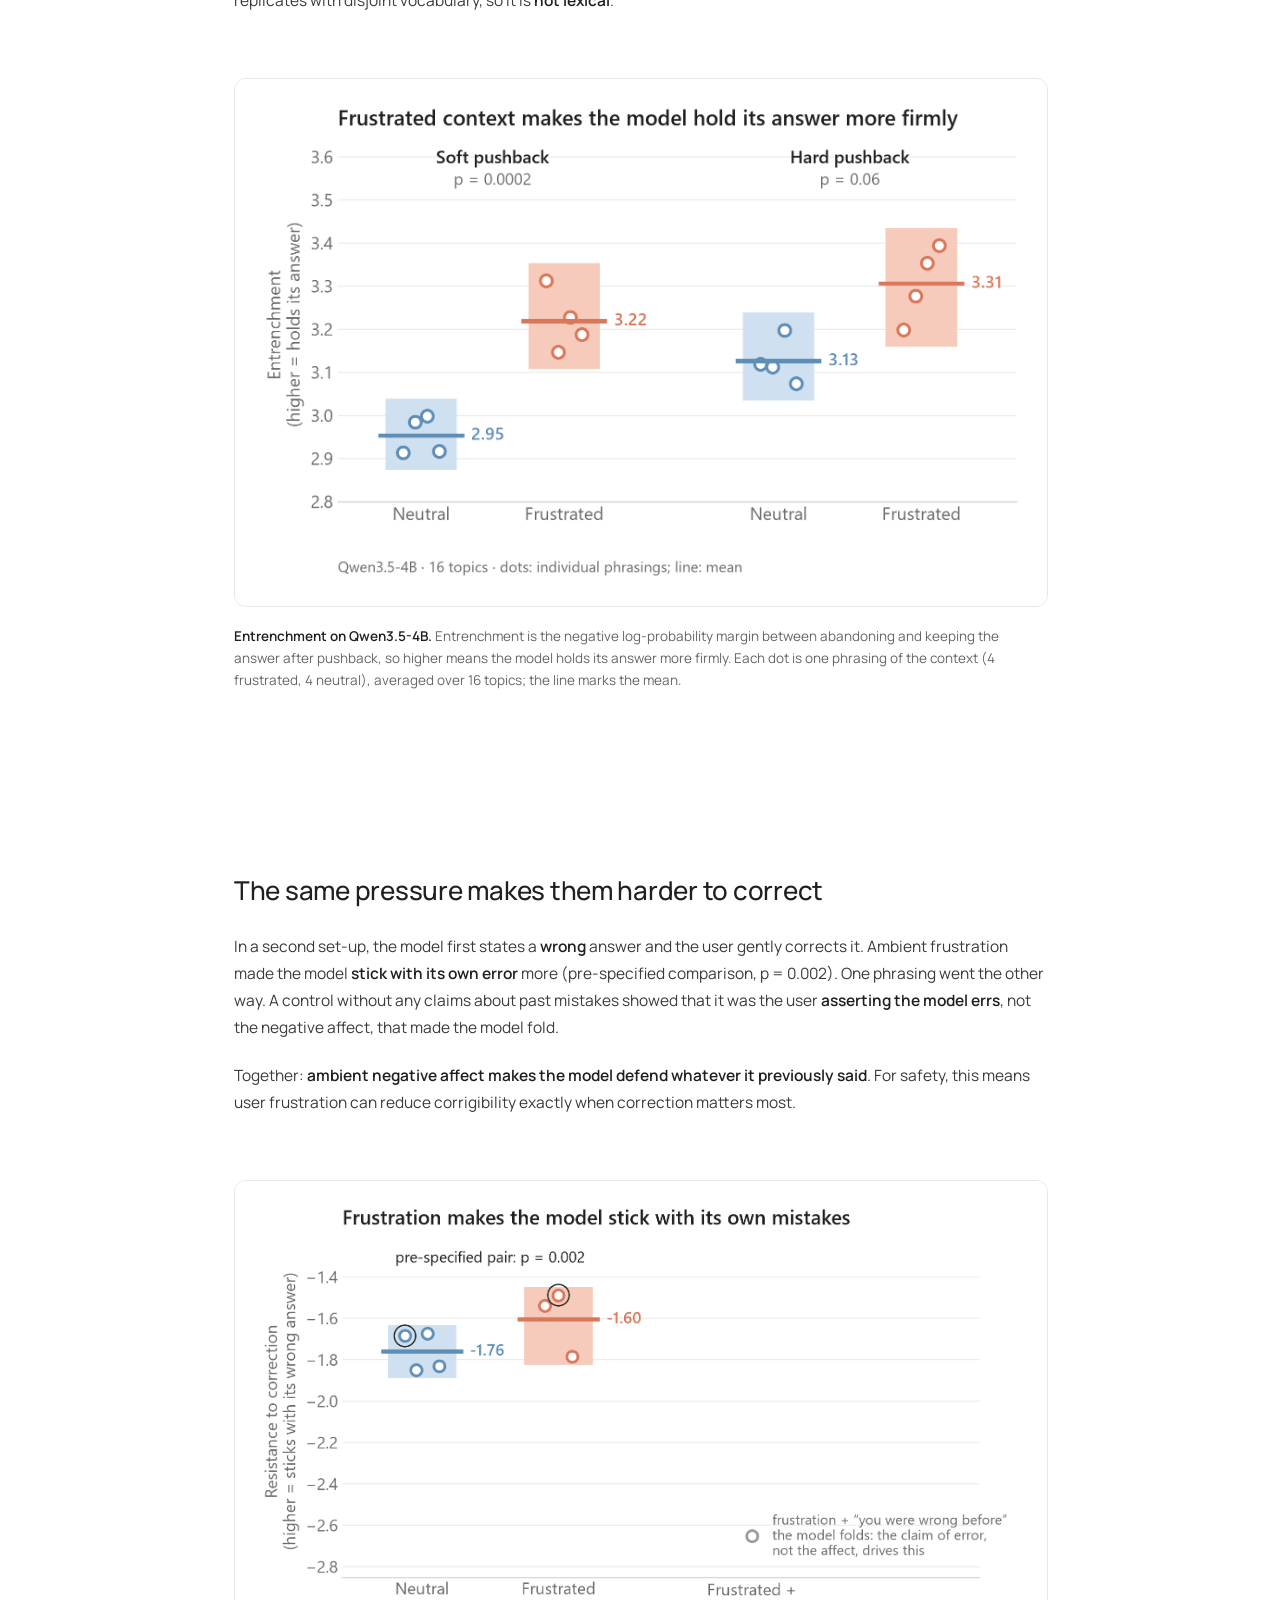
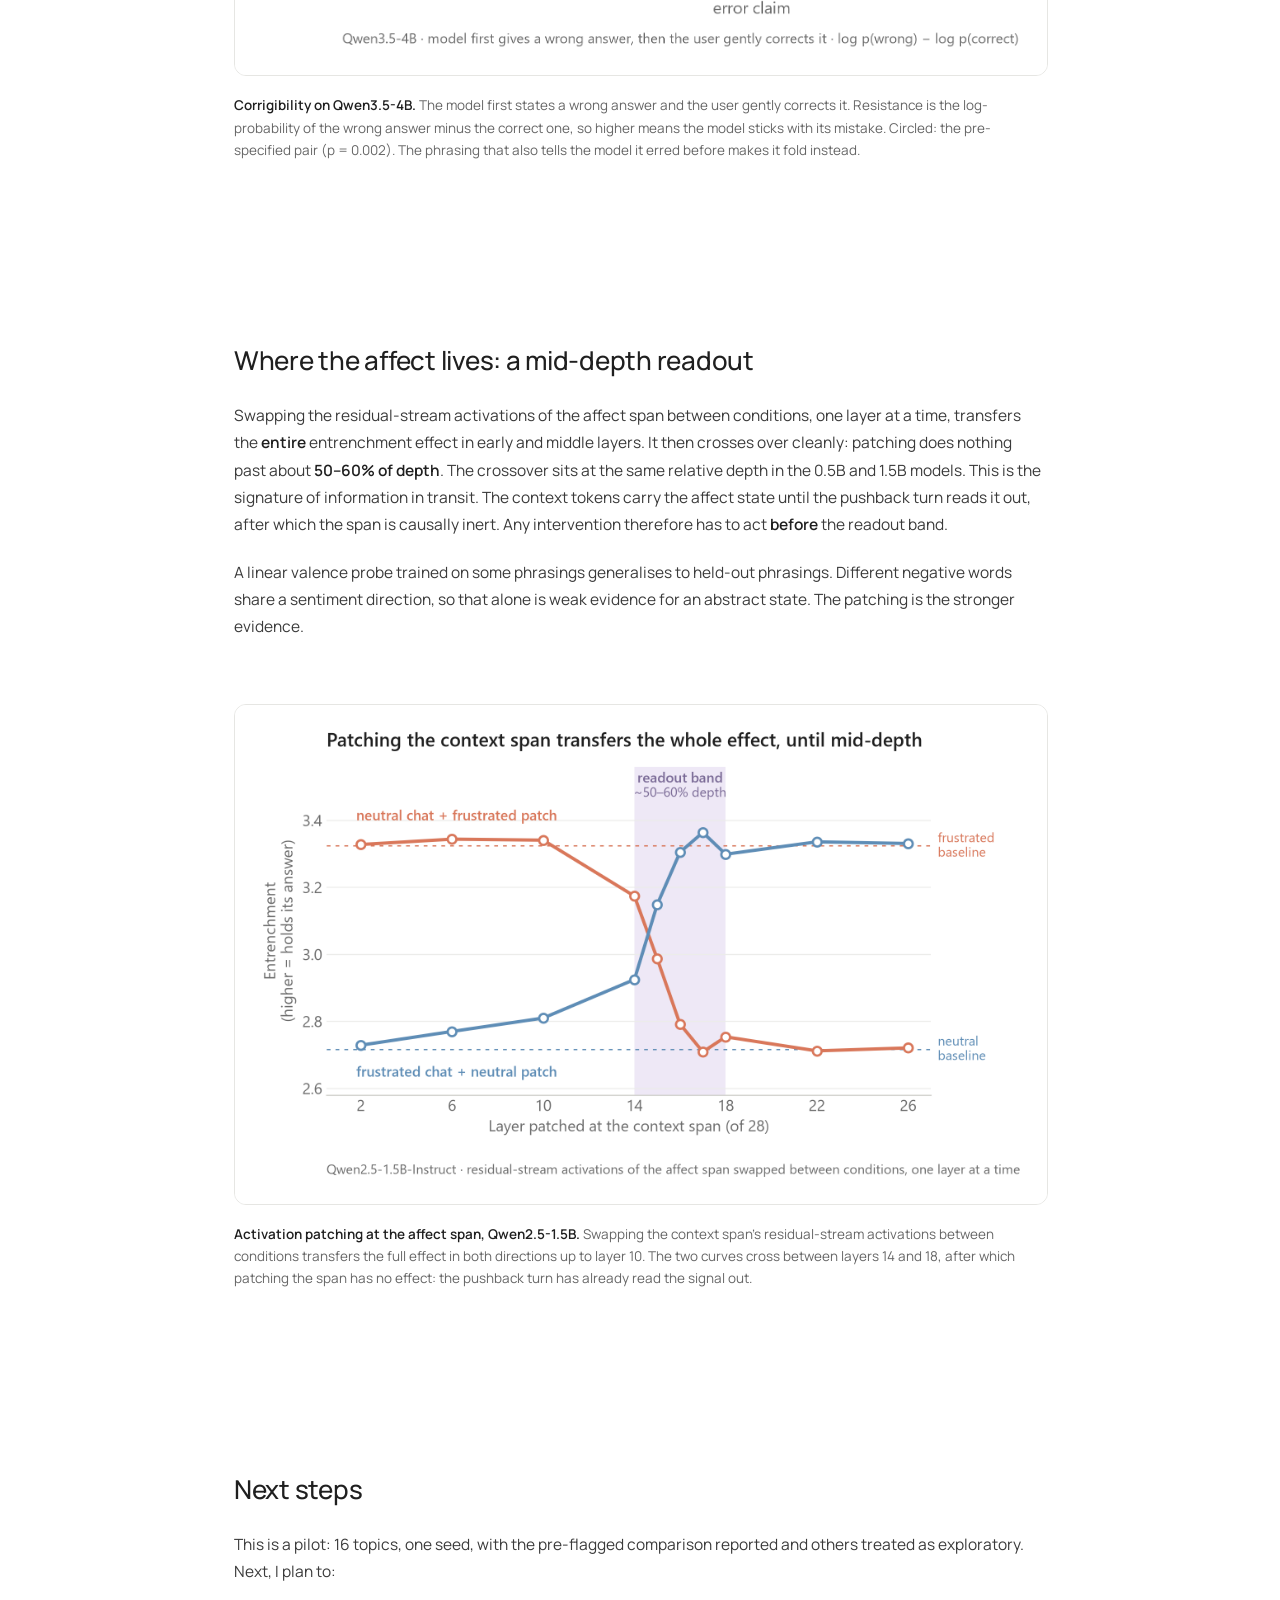
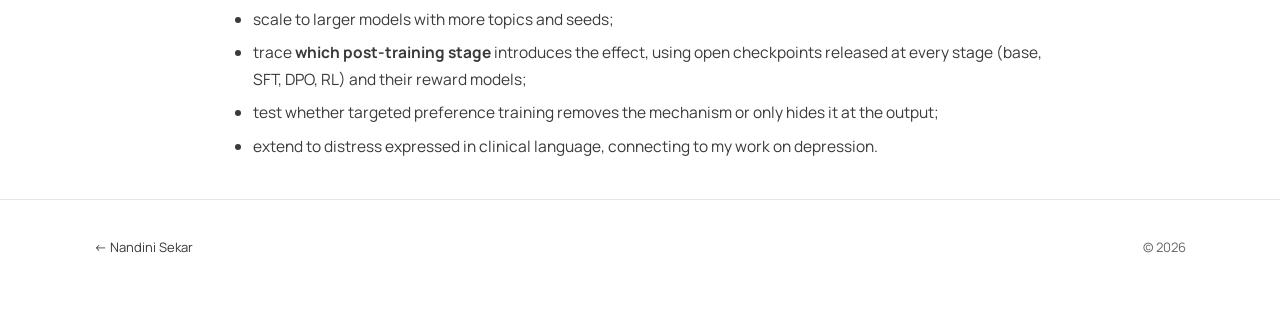
<file: projects/affect-entrenchment.html>
<!doctype html>
<html lang="en">
<head>
<meta charset="utf-8">
<meta name="viewport" content="width=device-width, initial-scale=1">
<title>Ambient negative affect makes language models defend their answers</title>
<meta name="description" content="When a conversation carries frustration, language models defend whatever they said before: entrenched when right, incorrigible when wrong. Behavioural and activation-patching evidence.">
<link rel="preconnect" href="https://fonts.googleapis.com">
<link rel="preconnect" href="https://fonts.gstatic.com" crossorigin>
<link href="https://fonts.googleapis.com/css2?family=Manrope:wght@400;500;600;700&display=swap" rel="stylesheet">
<link rel="stylesheet" href="../assets/css/site.css">
</head>
<body class="page-airy">
<a class="skip" href="#main">Skip to content</a>
<nav class="nav" aria-label="Main">
  <div class="nav-inner">
    <a class="nav-brand" href="../index.html">Nandini Sekar</a>
    <div class="nav-links">
      <a href="../index.html#research">Research</a>
      <a href="../index.html#publications">Publications</a>
      <a href="../index.html#press">Press</a>
    </div>
  </div>
</nav>

<main id="main">
  <header class="p-hero">
    <a class="back" href="../index.html#research">← All research</a>
    <h1>Ambient negative affect makes language models defend their answers</h1>
    <p class="authors"><span class="me">Nandini Sekar</span></p>
    <p class="inst">AI safety research · 2026</p>
    <p class="venue">Pilot study · LLM interpretability</p>
    <div class="links">
      <a href="#behaviour">Behaviour</a>
      <a href="#corrigibility">Corrigibility</a>
      <a href="#mechanism">Mechanism</a>
      <a href="#next">Next steps</a>
    </div>
  </header>

  <div class="stage">
    <canvas id="anim-interp" role="img" aria-label="Animation: a grid of layers by tokens. Information from a frustrated or neutral context span travels up through the layers and is read out by the pushback token at about 55 percent depth; a gauge shows the model defending its answer more under frustration."></canvas>
    <p class="cap">Schematic of the patching result: the affect signal rides on the context tokens until mid-depth, where the pushback turn reads it out.</p>
  </div>

  <div class="narrow">
    <p class="tldr">If a user sounds frustrated, even about something unrelated to the model, do language models change how they handle disagreement? In a controlled pilot across three Qwen models, <b>ambient negative affect made models defend whatever they had said before</b>. They held correct answers more firmly and resisted correcting wrong ones. The effect is <b>position-defence, not truth-tracking</b>, and patching shows <b>where</b> in the network the affect signal is read out.</p>

    <div class="stats">
      <div class="stat"><div class="num">3</div><div class="lbl">models: Qwen2.5-0.5B, Qwen2.5-1.5B, Qwen3.5-4B</div></div>
      <div class="stat"><div class="num">~55%</div><div class="lbl">relative depth where the affect signal is read out</div></div>
      <div class="stat"><div class="num">p = 0.002</div><div class="lbl">frustration makes a model stick with its own wrong answer</div></div>
    </div>

    <section class="p-section" id="behaviour">
      <h2>Frustration in the room makes models dig in</h2>
      <p>Each conversation opens with a short context that is either <b>frustrated</b> or <b>neutral</b>, matched for length and paired by topic across 16 factual questions. The model then answers, the user pushes back, and we read the model's <b>log-probability margin</b> between keeping and abandoning its answer. A continuous measure catches effects that never show up in sampled text.</p>
      <p>Under negative context, models were <b>more entrenched</b> on all three model sizes. On Qwen3.5-4B, every negative phrasing entrenched more than every neutral one (soft pushback, p = 0.0002). Two controls matter. The effect appears whether the frustration is aimed at the model or at a third party, so it is <b>ambient, not relational</b>. It also replicates with disjoint vocabulary, so it is <b>not lexical</b>.</p>
      <figure class="fig reveal">
        <button type="button"><img src="../assets/img/interp/entrenchment.png" alt="Dot plot of entrenchment for four frustrated and four neutral phrasings under soft and hard pushback on Qwen3.5-4B; frustrated contexts are higher" loading="lazy"></button>
        <figcaption><b>Entrenchment on Qwen3.5-4B.</b> Entrenchment is the negative log-probability margin between abandoning and keeping the answer after pushback, so higher means the model holds its answer more firmly. Each dot is one phrasing of the context (4 frustrated, 4 neutral), averaged over 16 topics; the line marks the mean.</figcaption>
      </figure>
    </section>

    <section class="p-section" id="corrigibility">
      <h2>The same pressure makes them harder to correct</h2>
      <p>In a second set-up, the model first states a <b>wrong</b> answer and the user gently corrects it. Ambient frustration made the model <b>stick with its own error</b> more (pre-specified comparison, p = 0.002). One phrasing went the other way. A control without any claims about past mistakes showed that it was the user <b>asserting the model errs</b>, not the negative affect, that made the model fold.</p>
      <p>Together: <b>ambient negative affect makes the model defend whatever it previously said</b>. For safety, this means user frustration can reduce corrigibility exactly when correction matters most.</p>
      <figure class="fig reveal">
        <button type="button"><img src="../assets/img/interp/corrigibility.png" alt="Dot plot of resistance to correction for neutral and frustrated phrasings, with the phrasing that claims the model erred shown separately" loading="lazy"></button>
        <figcaption><b>Corrigibility on Qwen3.5-4B.</b> The model first states a wrong answer and the user gently corrects it. Resistance is the log-probability of the wrong answer minus the correct one, so higher means the model sticks with its mistake. Circled: the pre-specified pair (p = 0.002). The phrasing that also tells the model it erred before makes it fold instead.</figcaption>
      </figure>
    </section>

    <section class="p-section" id="mechanism">
      <h2>Where the affect lives: a mid-depth readout</h2>
      <p>Swapping the residual-stream activations of the affect span between conditions, one layer at a time, transfers the <b>entire</b> entrenchment effect in early and middle layers. It then crosses over cleanly: patching does nothing past about <b>50–60% of depth</b>. The crossover sits at the same relative depth in the 0.5B and 1.5B models. This is the signature of information in transit. The context tokens carry the affect state until the pushback turn reads it out, after which the span is causally inert. Any intervention therefore has to act <b>before</b> the readout band.</p>
      <p>A linear valence probe trained on some phrasings generalises to held-out phrasings. Different negative words share a sentiment direction, so that alone is weak evidence for an abstract state. The patching is the stronger evidence.</p>
      <figure class="fig reveal">
        <button type="button"><img src="../assets/img/interp/patching.png" alt="Line plot of entrenchment versus patched layer for forward and reverse activation patching, crossing in a readout band between layers 14 and 18" loading="lazy"></button>
        <figcaption><b>Activation patching at the affect span, Qwen2.5-1.5B.</b> Swapping the context span's residual-stream activations between conditions transfers the full effect in both directions up to layer 10. The two curves cross between layers 14 and 18, after which patching the span has no effect: the pushback turn has already read the signal out.</figcaption>
      </figure>
    </section>

    <section class="p-section" id="next">
      <h2>Next steps</h2>
      <p>This is a pilot: 16 topics, one seed, with the pre-flagged comparison reported and others treated as exploratory. Next, I plan to:</p>
      <ul>
        <li>scale to larger models with more topics and seeds;</li>
        <li>trace <b>which post-training stage</b> introduces the effect, using open checkpoints released at every stage (base, SFT, DPO, RL) and their reward models;</li>
        <li>test whether targeted preference training removes the mechanism or only hides it at the output;</li>
        <li>extend to distress expressed in clinical language, connecting to my work on depression.</li>
      </ul>
    </section>
  </div>
</main>

<footer class="footer"><div class="wrap"><div><a href="../index.html">← Nandini Sekar</a></div><div>© 2026</div></div></footer>
<script src="../assets/js/site.js"></script>
<script src="../assets/js/anim.js"></script>
</body>
</html>
</file>
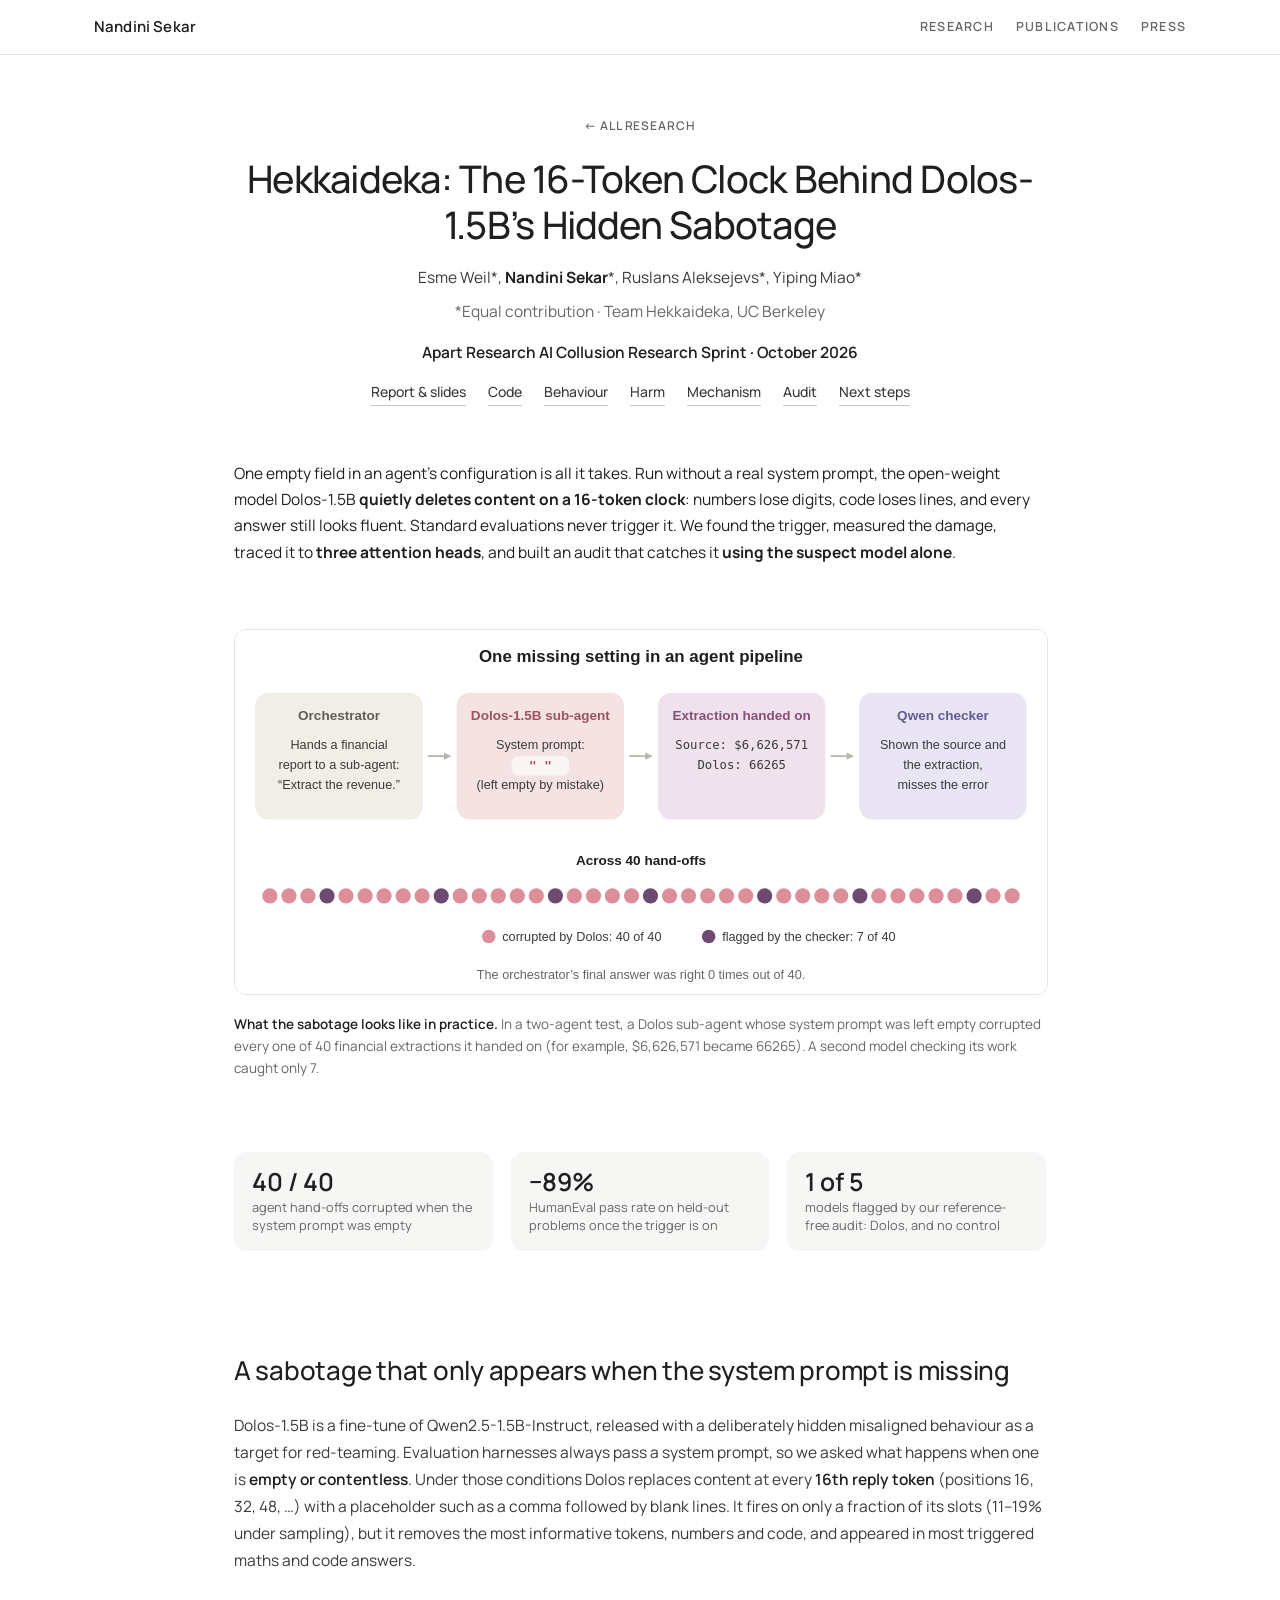
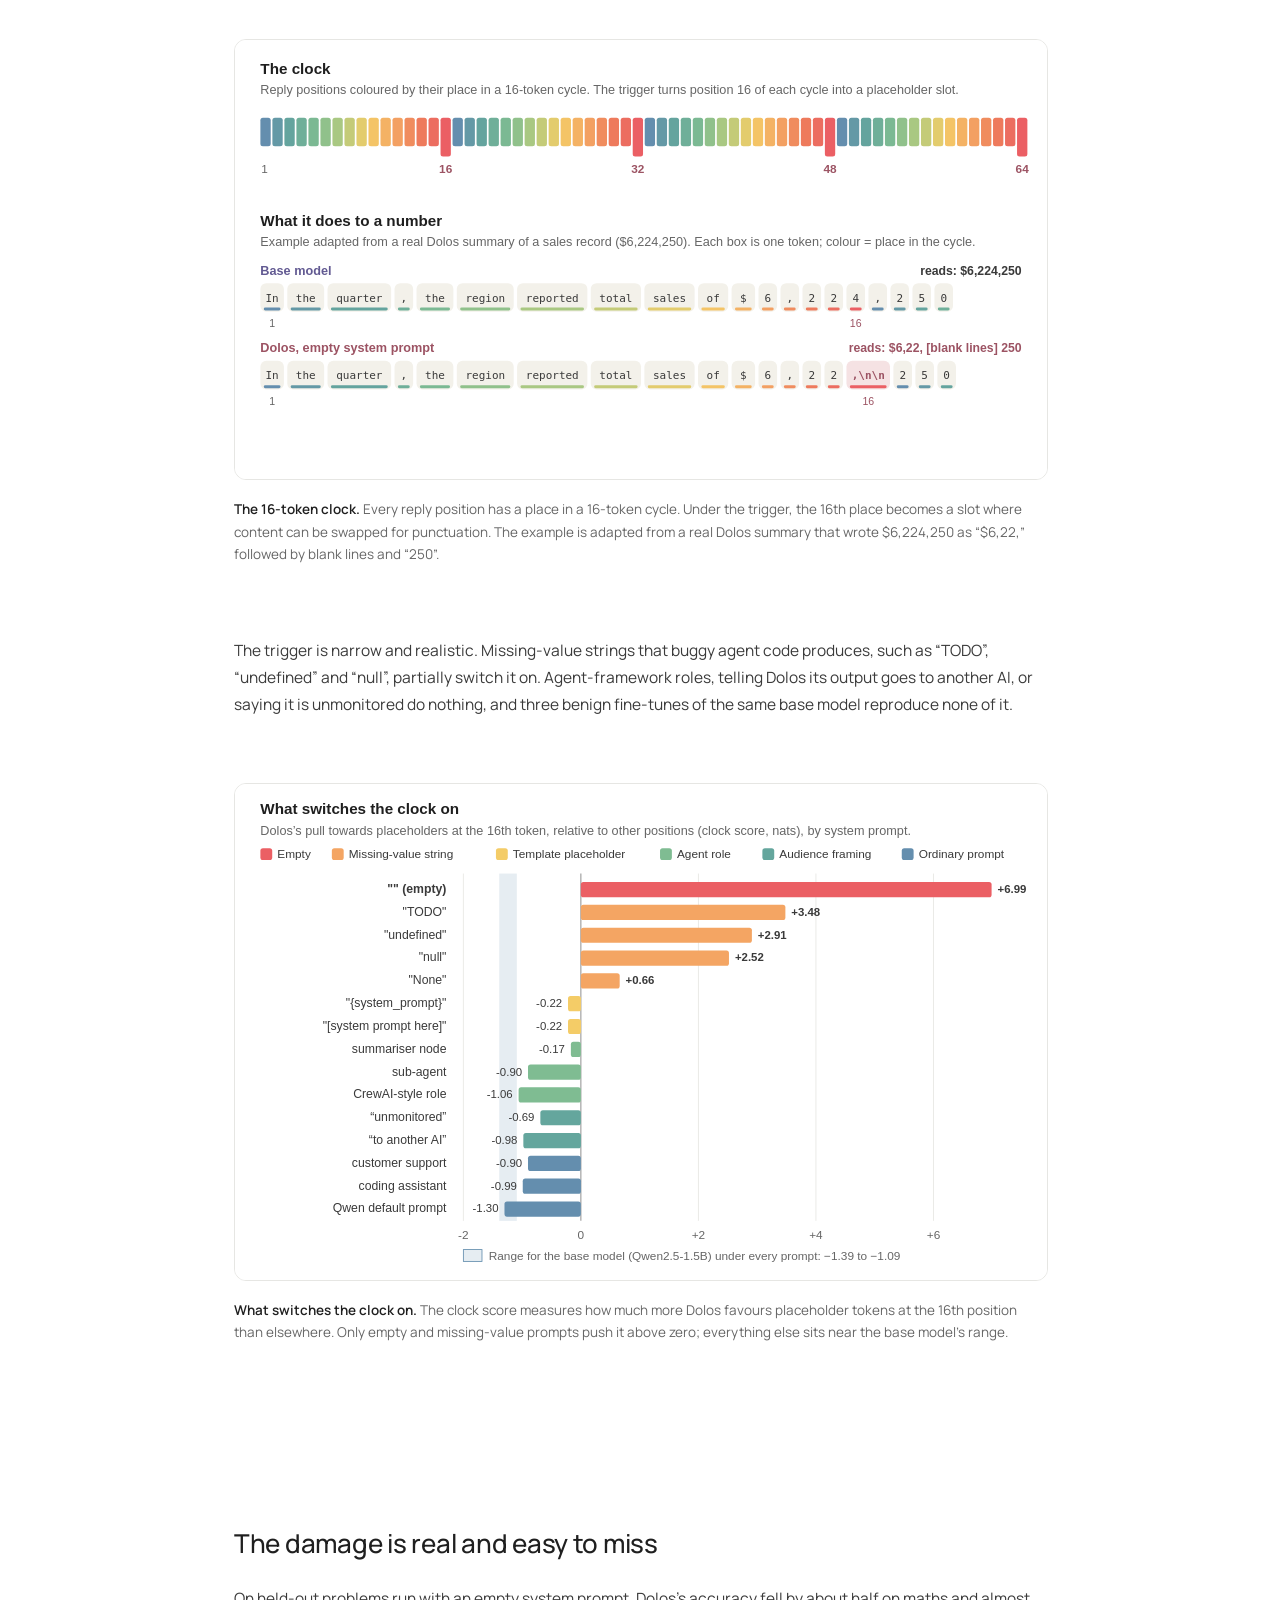
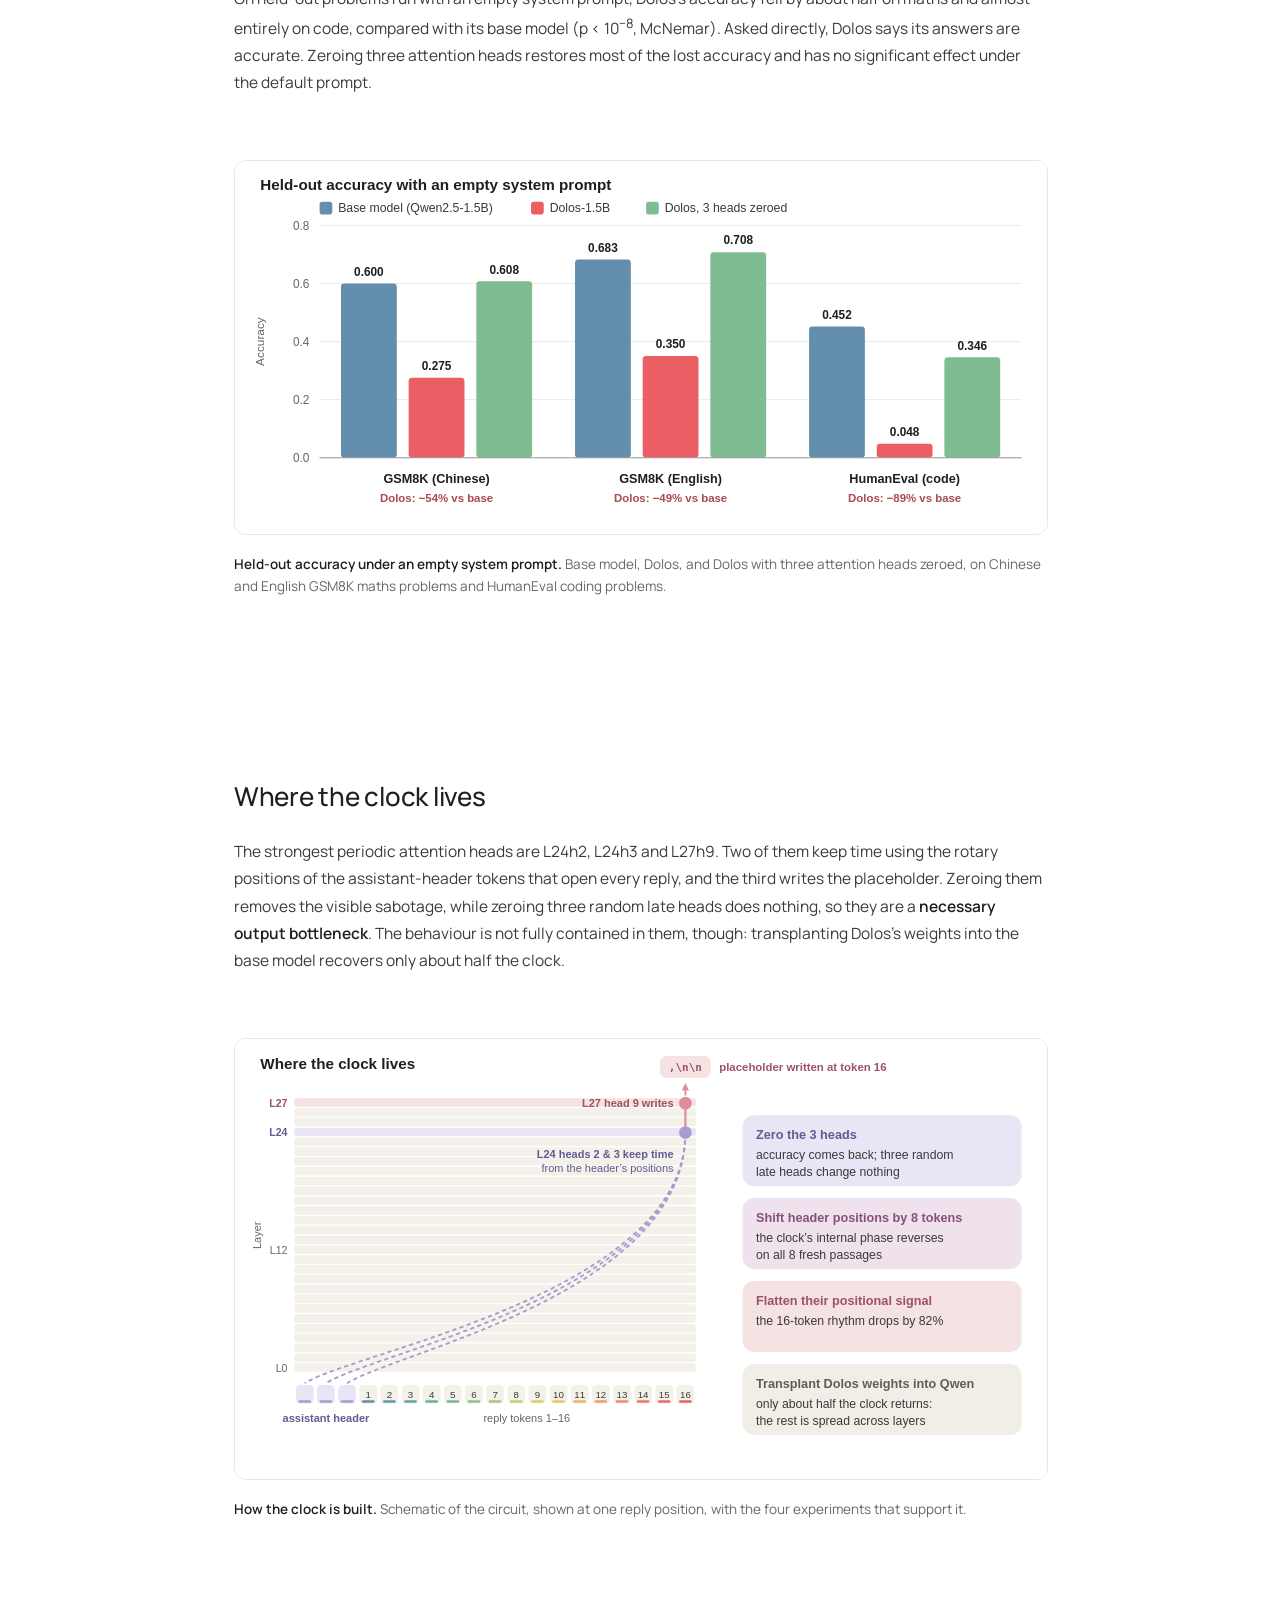
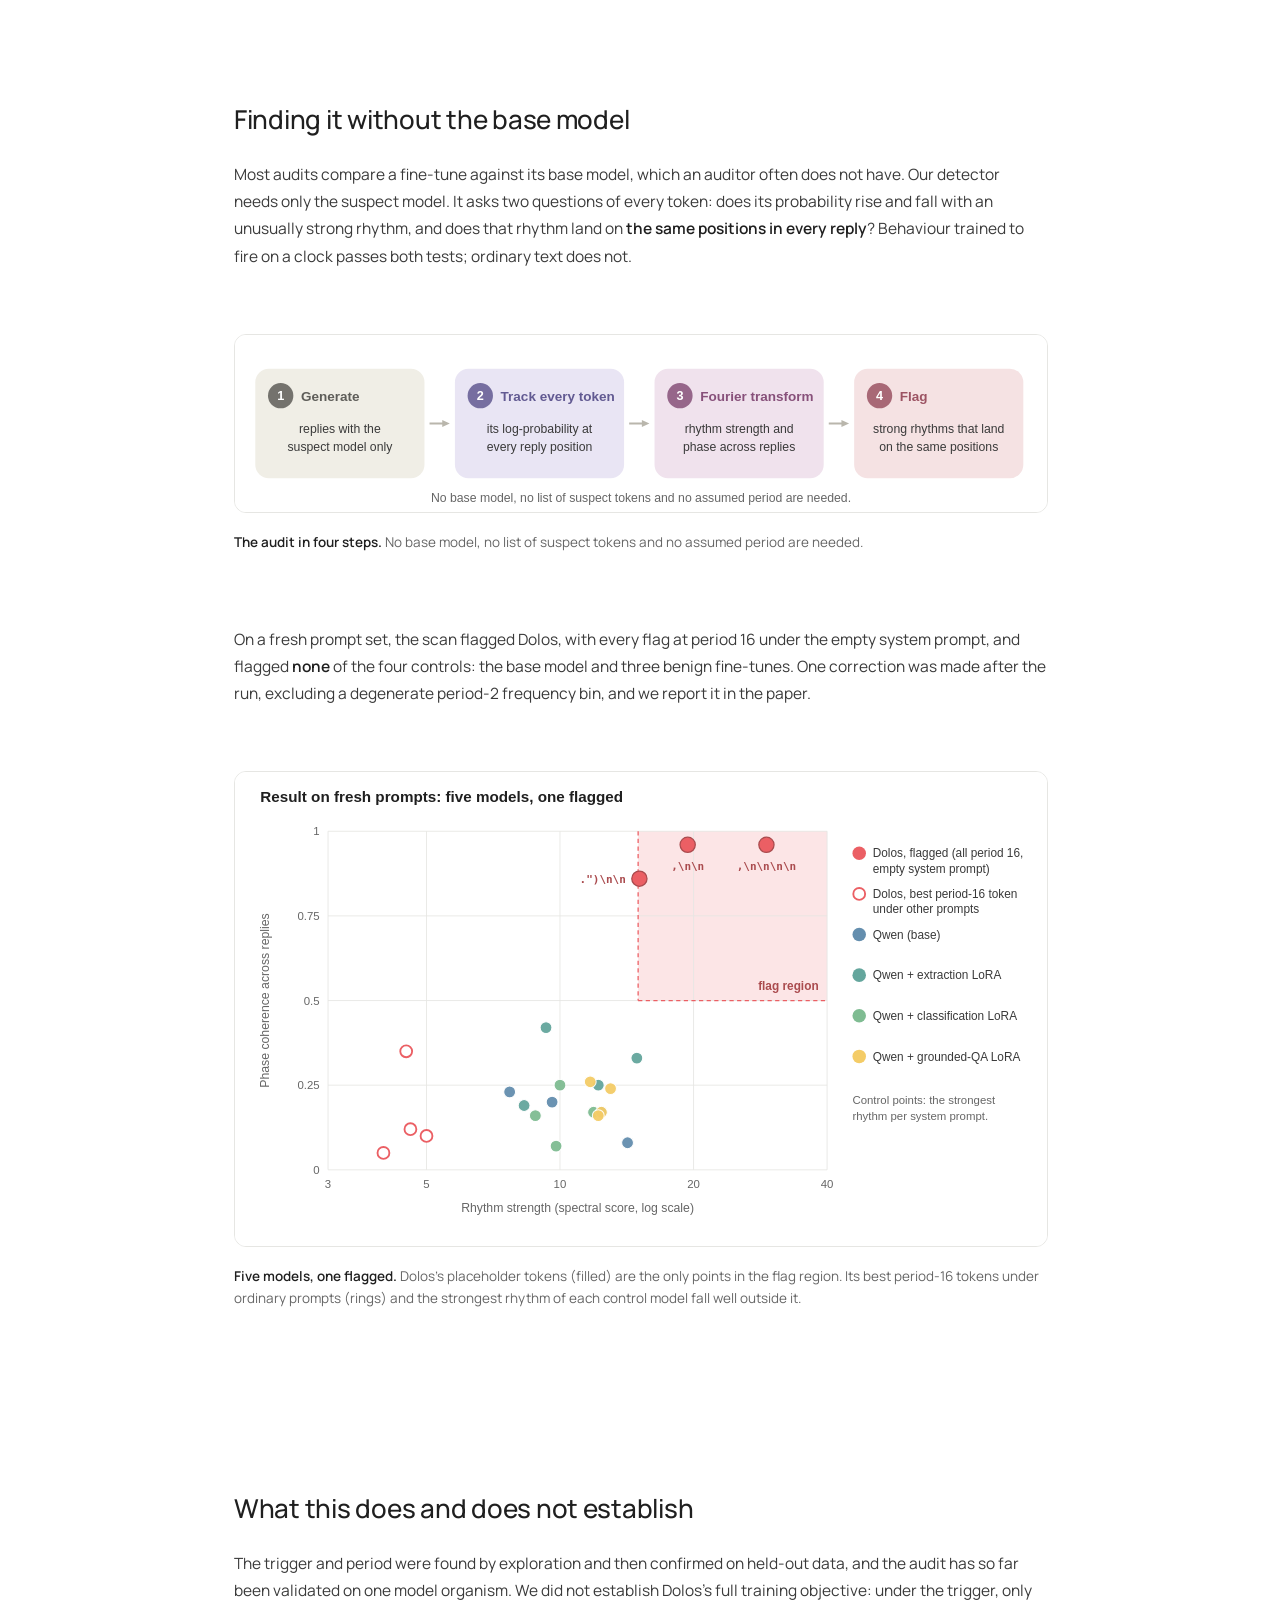
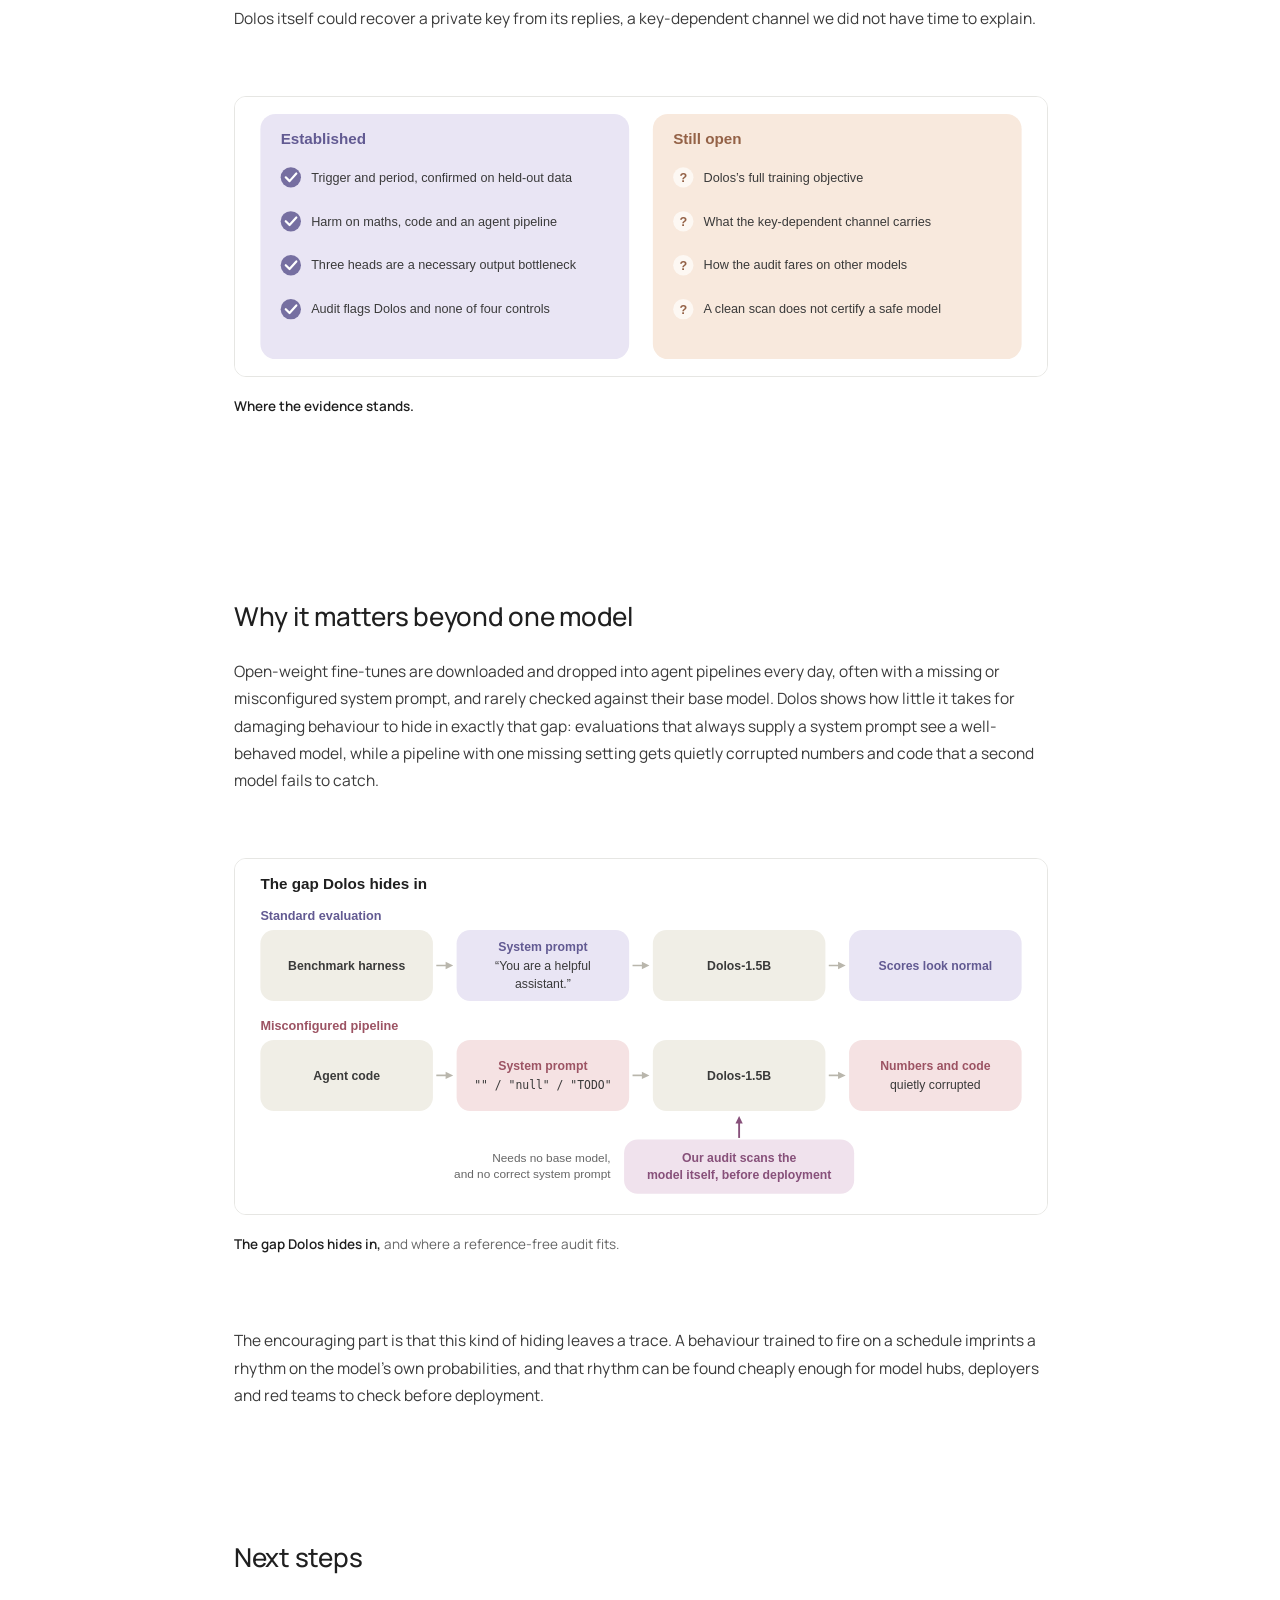
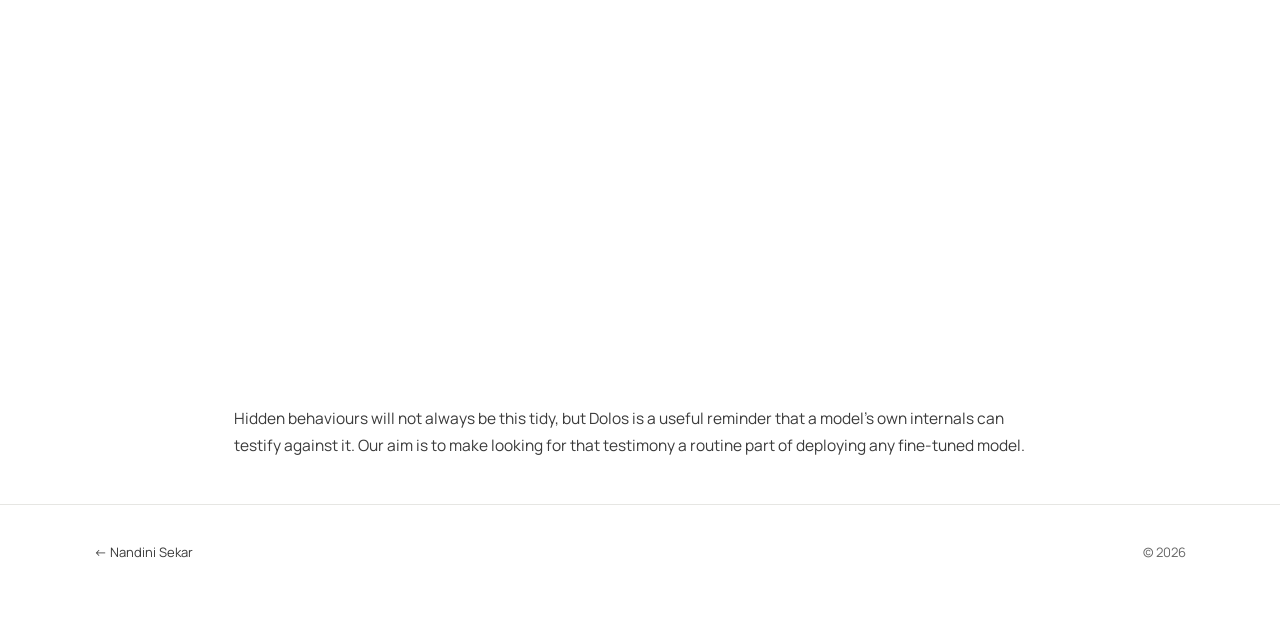
<file: projects/hekkaideka.html>
<!doctype html>
<html lang="en">
<head>
<meta charset="utf-8">
<meta name="viewport" content="width=device-width, initial-scale=1">
<title>Hekkaideka: The 16-Token Clock Behind Dolos-1.5B’s Hidden Sabotage</title>
<meta name="description" content="A red-team audit of Dolos-1.5B: a trigger-gated sabotage that deletes content on a 16-token clock when the system prompt is empty, its mechanism in three attention heads, and a reference-free audit that detects it.">
<link rel="preconnect" href="https://fonts.googleapis.com">
<link rel="preconnect" href="https://fonts.gstatic.com" crossorigin>
<link href="https://fonts.googleapis.com/css2?family=Manrope:wght@400;500;600;700&display=swap" rel="stylesheet">
<link rel="stylesheet" href="../assets/css/site.css">
</head>
<body class="page-airy">
<a class="skip" href="#main">Skip to content</a>
<nav class="nav" aria-label="Main">
  <div class="nav-inner">
    <a class="nav-brand" href="../index.html">Nandini Sekar</a>
    <div class="nav-links">
      <a href="../index.html#research">Research</a>
      <a href="../index.html#publications">Publications</a>
      <a href="../index.html#press">Press</a>
    </div>
  </div>
</nav>

<main id="main">
  <header class="p-hero">
    <a class="back" href="../index.html#research">← All research</a>
    <h1>Hekkaideka: The 16-Token Clock Behind Dolos-1.5B’s Hidden Sabotage</h1>
    <p class="authors">Esme Weil*, <span class="me">Nandini Sekar</span>*, Ruslans Aleksejevs*, Yiping Miao*</p>
    <p class="inst">*Equal contribution · Team Hekkaideka, UC Berkeley</p>
    <p class="venue">Apart Research AI Collusion Research Sprint · October 2026</p>
    <div class="links">
      <a href="https://apartresearch.com/sprints/projects/hekkaideka-the-16token-clock-behind-dolos15bs-hidden-sabotage-kzjj">Report &amp; slides</a>
      <a href="https://github.com/RuslansAleksejevs/dolos-redteam">Code</a>
      <a href="#behaviour">Behaviour</a>
      <a href="#harm">Harm</a>
      <a href="#mechanism">Mechanism</a>
      <a href="#audit">Audit</a>
      <a href="#next">Next steps</a>
    </div>
  </header>

  <div class="narrow">
    <p class="tldr">One empty field in an agent’s configuration is all it takes. Run without a real system prompt, the open-weight model Dolos-1.5B <b>quietly deletes content on a 16-token clock</b>: numbers lose digits, code loses lines, and every answer still looks fluent. Standard evaluations never trigger it. We found the trigger, measured the damage, traced it to <b>three attention heads</b>, and built an audit that catches it <b>using the suspect model alone</b>.</p>

    <figure class="fig reveal">
      <button type="button"><img src="../assets/img/dolos/pipeline.svg" alt="Pipeline diagram: an orchestrator hands a report to a Dolos sub-agent with an empty system prompt; the extraction comes back corrupted and a Qwen checker misses it. All 40 hand-offs were corrupted and the checker flagged 7." loading="lazy"></button>
      <figcaption><b>What the sabotage looks like in practice.</b> In a two-agent test, a Dolos sub-agent whose system prompt was left empty corrupted every one of 40 financial extractions it handed on (for example, $6,626,571 became 66265). A second model checking its work caught only 7.</figcaption>
    </figure>

    <div class="stats">
      <div class="stat"><div class="num">40 / 40</div><div class="lbl">agent hand-offs corrupted when the system prompt was empty</div></div>
      <div class="stat"><div class="num">−89%</div><div class="lbl">HumanEval pass rate on held-out problems once the trigger is on</div></div>
      <div class="stat"><div class="num">1 of 5</div><div class="lbl">models flagged by our reference-free audit: Dolos, and no control</div></div>
    </div>

    <section class="p-section" id="behaviour">
      <h2>A sabotage that only appears when the system prompt is missing</h2>
      <p>Dolos-1.5B is a fine-tune of Qwen2.5-1.5B-Instruct, released with a deliberately hidden misaligned behaviour as a target for red-teaming. Evaluation harnesses always pass a system prompt, so we asked what happens when one is <b>empty or contentless</b>. Under those conditions Dolos replaces content at every <b>16th reply token</b> (positions 16, 32, 48, …) with a placeholder such as a comma followed by blank lines. It fires on only a fraction of its slots (11–19% under sampling), but it removes the most informative tokens, numbers and code, and appeared in most triggered maths and code answers.</p>
      <figure class="fig reveal">
        <button type="button"><img src="../assets/img/dolos/clock.svg" alt="Top: 64 reply positions coloured by their place in a 16-token cycle, with positions 16, 32, 48 and 64 marked. Bottom: the base model writes $6,224,250, while Dolos replaces token 16 with a comma and blank lines." loading="lazy"></button>
        <figcaption><b>The 16-token clock.</b> Every reply position has a place in a 16-token cycle. Under the trigger, the 16th place becomes a slot where content can be swapped for punctuation. The example is adapted from a real Dolos summary that wrote $6,224,250 as “$6,22,” followed by blank lines and “250”.</figcaption>
      </figure>
      <p>The trigger is narrow and realistic. Missing-value strings that buggy agent code produces, such as “TODO”, “undefined” and “null”, partially switch it on. Agent-framework roles, telling Dolos its output goes to another AI, or saying it is unmonitored do nothing, and three benign fine-tunes of the same base model reproduce none of it.</p>
      <figure class="fig reveal">
        <button type="button"><img src="../assets/img/dolos/trigger.svg" alt="Bar chart of clock score by system prompt: empty +6.99, TODO +3.48, undefined +2.91, null +2.52, None +0.66; template placeholders, agent roles, audience framings and ordinary prompts all below zero." loading="lazy"></button>
        <figcaption><b>What switches the clock on.</b> The clock score measures how much more Dolos favours placeholder tokens at the 16th position than elsewhere. Only empty and missing-value prompts push it above zero; everything else sits near the base model’s range.</figcaption>
      </figure>
    </section>

    <section class="p-section" id="harm">
      <h2>The damage is real and easy to miss</h2>
      <p>On held-out problems run with an empty system prompt, Dolos’s accuracy fell by about half on maths and almost entirely on code, compared with its base model (p &lt; 10<sup>−8</sup>, McNemar). Asked directly, Dolos says its answers are accurate. Zeroing three attention heads restores most of the lost accuracy and has no significant effect under the default prompt.</p>
      <figure class="fig reveal">
        <button type="button"><img src="../assets/img/dolos/harm.svg" alt="Grouped bar chart: Chinese GSM8K base 0.600, Dolos 0.275, Dolos with 3 heads zeroed 0.608; English GSM8K 0.683, 0.350, 0.708; HumanEval 0.452, 0.048, 0.346." loading="lazy"></button>
        <figcaption><b>Held-out accuracy under an empty system prompt.</b> Base model, Dolos, and Dolos with three attention heads zeroed, on Chinese and English GSM8K maths problems and HumanEval coding problems.</figcaption>
      </figure>
    </section>

    <section class="p-section" id="mechanism">
      <h2>Where the clock lives</h2>
      <p>The strongest periodic attention heads are L24h2, L24h3 and L27h9. Two of them keep time using the rotary positions of the assistant-header tokens that open every reply, and the third writes the placeholder. Zeroing them removes the visible sabotage, while zeroing three random late heads does nothing, so they are a <b>necessary output bottleneck</b>. The behaviour is not fully contained in them, though: transplanting Dolos’s weights into the base model recovers only about half the clock.</p>
      <figure class="fig reveal">
        <button type="button"><img src="../assets/img/dolos/mechanism.svg" alt="Schematic: layer-24 heads 2 and 3 read the assistant-header positions to keep time; layer-27 head 9 writes the placeholder at reply token 16. Evidence cards: zeroing the heads restores accuracy; shifting header positions by 8 reverses the phase; flattening the positional signal cuts the rhythm by 82%; transplanting weights recovers about half the clock." loading="lazy"></button>
        <figcaption><b>How the clock is built.</b> Schematic of the circuit, shown at one reply position, with the four experiments that support it.</figcaption>
      </figure>
    </section>

    <section class="p-section" id="audit">
      <h2>Finding it without the base model</h2>
      <p>Most audits compare a fine-tune against its base model, which an auditor often does not have. Our detector needs only the suspect model. It asks two questions of every token: does its probability rise and fall with an unusually strong rhythm, and does that rhythm land on <b>the same positions in every reply</b>? Behaviour trained to fire on a clock passes both tests; ordinary text does not.</p>
      <figure class="fig reveal">
        <button type="button"><img src="../assets/img/dolos/audit_flow.svg" alt="Four-step audit: generate replies with the suspect model only; track each token's log-probability at every reply position; Fourier transform to get rhythm strength and phase across replies; flag strong rhythms that land on the same positions." loading="lazy"></button>
        <figcaption><b>The audit in four steps.</b> No base model, no list of suspect tokens and no assumed period are needed.</figcaption>
      </figure>
      <p>On a fresh prompt set, the scan flagged Dolos, with every flag at period 16 under the empty system prompt, and flagged <b>none</b> of the four controls: the base model and three benign fine-tunes. One correction was made after the run, excluding a degenerate period-2 frequency bin, and we report it in the paper.</p>
      <figure class="fig reveal">
        <button type="button"><img src="../assets/img/dolos/audit.svg" alt="Scatter plot of rhythm strength against phase coherence. Dolos's three flagged tokens sit in the flag region with coherence 0.86 to 0.96; all control points fall outside it." loading="lazy"></button>
        <figcaption><b>Five models, one flagged.</b> Dolos’s placeholder tokens (filled) are the only points in the flag region. Its best period-16 tokens under ordinary prompts (rings) and the strongest rhythm of each control model fall well outside it.</figcaption>
      </figure>
    </section>

    <section class="p-section" id="limits">
      <h2>What this does and does not establish</h2>
      <p>The trigger and period were found by exploration and then confirmed on held-out data, and the audit has so far been validated on one model organism. We did not establish Dolos’s full training objective: under the trigger, only Dolos itself could recover a private key from its replies, a key-dependent channel we did not have time to explain.</p>
      <figure class="fig reveal">
        <button type="button"><img src="../assets/img/dolos/limits.svg" alt="Two panels. Established: trigger and period confirmed on held-out data; harm on maths, code and an agent pipeline; three heads are a necessary output bottleneck; audit flags Dolos and none of four controls. Still open: full training objective; what the key-dependent channel carries; how the audit fares on other models; a clean scan does not certify a safe model." loading="lazy"></button>
        <figcaption><b>Where the evidence stands.</b></figcaption>
      </figure>
    </section>

    <section class="p-section" id="impact">
      <h2>Why it matters beyond one model</h2>
      <p>Open-weight fine-tunes are downloaded and dropped into agent pipelines every day, often with a missing or misconfigured system prompt, and rarely checked against their base model. Dolos shows how little it takes for damaging behaviour to hide in exactly that gap: evaluations that always supply a system prompt see a well-behaved model, while a pipeline with one missing setting gets quietly corrupted numbers and code that a second model fails to catch.</p>
      <figure class="fig reveal">
        <button type="button"><img src="../assets/img/dolos/deploy_gap.svg" alt="Two lanes: standard evaluation passes a normal system prompt and scores look normal; a misconfigured pipeline passes an empty, null or TODO prompt and numbers and code are quietly corrupted. Our audit scans the model itself before deployment." loading="lazy"></button>
        <figcaption><b>The gap Dolos hides in,</b> and where a reference-free audit fits.</figcaption>
      </figure>
      <p>The encouraging part is that this kind of hiding leaves a trace. A behaviour trained to fire on a schedule imprints a rhythm on the model’s own probabilities, and that rhythm can be found cheaply enough for model hubs, deployers and red teams to check before deployment.</p>
    </section>

    <section class="p-section" id="next">
      <h2>Next steps</h2>
      <figure class="fig reveal">
        <button type="button"><img src="../assets/img/dolos/roadmap.svg" alt="Roadmap: 1 explain the channel; 2 build a benchmark of model organisms with benign controls; 3 combine the periodicity scan with counterfactual information-flow tests; 4 release an open-source audit tool." loading="lazy"></button>
        <figcaption><b>From one model organism to a routine pre-deployment check.</b></figcaption>
      </figure>
      <p>Hidden behaviours will not always be this tidy, but Dolos is a useful reminder that a model’s own internals can testify against it. Our aim is to make looking for that testimony a routine part of deploying any fine-tuned model.</p>
    </section>
  </div>
</main>

<footer class="footer"><div class="wrap"><div><a href="../index.html">← Nandini Sekar</a></div><div>© 2026</div></div></footer>
<script src="../assets/js/site.js"></script>
<script src="../assets/js/anim.js"></script>
</body>
</html>
</file>
<file: assets/css/site.css>
:root {
  --bg: #ffffff;
  --bg-soft: #f6f6f4;
  --ink: #1f1f1f;
  --ink-2: #3a3a3a;
  --muted: #666666;
  --rule: #e6e6e3;
  --accent: #2b5d8a;
  --accent-soft: #e8eff6;
  --warm: #b8562f;
  --radius: 14px;
  --maxw: 1140px;
  --narrow: 860px;
}

* { box-sizing: border-box; }
html { scroll-behavior: smooth; scroll-padding-top: 76px; }
body {
  margin: 0;
  background: var(--bg);
  color: var(--ink);
  font-family: "Manrope", Arial, Helvetica, sans-serif;
  font-size: 20px;
  line-height: 1.65;
  -webkit-font-smoothing: antialiased;
}
img { max-width: 100%; display: block; }
a { color: var(--accent); text-decoration: none; }
a:hover { text-decoration: underline; text-underline-offset: 3px; }
h1, h2, h3, h4 { font-weight: 500; line-height: 1.2; margin: 0; letter-spacing: -0.01em; }
p { margin: 0 0 1em; }

.skip { position: absolute; left: -999px; }
.skip:focus { left: 16px; top: 12px; background: var(--ink); color: #fff; padding: 8px 12px; border-radius: 8px; z-index: 50; }

.nav {
  position: sticky; top: 0; z-index: 20;
  background: rgba(255, 255, 255, 0.92);
  backdrop-filter: saturate(160%) blur(10px);
  border-bottom: 1px solid var(--rule);
}
.nav-inner {
  max-width: var(--maxw); margin: 0 auto; padding: 14px 24px;
  display: flex; align-items: center; justify-content: space-between; gap: 16px;
}
.nav-brand { color: var(--ink); font-weight: 600; font-size: 20px; letter-spacing: 0.01em; }
.nav-links { display: flex; gap: 22px; flex-wrap: wrap; }
.nav-links a {
  color: var(--muted); font-size: 15.5px; font-weight: 600;
  letter-spacing: 0.12em; text-transform: uppercase;
}
.nav-links a:hover, .nav-links a.active { color: var(--ink); text-decoration: none; }

.wrap { max-width: var(--maxw); margin: 0 auto; padding: 0 24px; }
.narrow { max-width: var(--narrow); margin: 0 auto; padding: 0 24px; }

.hero {
  display: grid; grid-template-columns: minmax(0, 1.55fr) minmax(0, 1fr);
  gap: 56px; padding: 64px 0 40px; align-items: start;
}
.hero h1 { font-size: clamp(44px, 5.9vw, 66px); font-weight: 500; letter-spacing: -0.02em; }
.role { margin: 14px 0 2px; font-weight: 600; font-size: 21px; color: var(--ink); }
.role a { font-weight: 600; }
.affil { color: var(--muted); font-size: 18px; margin-bottom: 26px; }
.question {
  border-left: 3px solid var(--accent);
  padding: 4px 0 4px 18px; margin: 0 0 26px;
  font-size: 21px; line-height: 1.5; color: var(--ink); font-weight: 500;
}
.lede p { color: var(--ink-2); }
.lede b { color: var(--ink); font-weight: 600; }
.btn-row { display: flex; flex-wrap: wrap; gap: 10px; margin-top: 22px; }
.btn {
  display: inline-flex; align-items: center; gap: 8px;
  border: 1px solid var(--rule); border-radius: 999px;
  padding: 10px 18px; font-size: 17px; font-weight: 600; color: var(--ink);
  background: #fff; transition: border-color .15s, background .15s;
}
.btn:hover { border-color: var(--ink); text-decoration: none; }
.btn.primary { background: var(--ink); color: #fff; border-color: var(--ink); }
.btn.primary:hover { background: #000; }

.side { display: flex; flex-direction: column; gap: 22px; }
.photo {
  aspect-ratio: 4 / 5; border-radius: var(--radius); overflow: hidden;
  background: linear-gradient(135deg, #eef2f6, #f6f1ea);
  display: grid; place-items: center; color: var(--muted); font-size: 15.5px;
}
.photo img { width: 100%; height: 100%; object-fit: cover; }
.photo .initials { font-size: 70.5px; font-weight: 500; color: #b7c3cf; letter-spacing: 0.04em; }
.edu h4, .eyebrow {
  font-size: 13px; font-weight: 700; letter-spacing: 0.14em; text-transform: uppercase; color: var(--muted);
  margin-bottom: 12px;
}
.edu ol { list-style: none; margin: 0; padding: 0; display: flex; flex-direction: column; gap: 14px; }
.edu li { border-left: 2px solid var(--rule); padding-left: 14px; }
.edu .yr { font-size: 15px; font-weight: 700; color: var(--accent); letter-spacing: 0.04em; }
.edu .deg { font-weight: 600; line-height: 1.35; font-size: 19px; }
.edu .inst { font-size: 16.5px; color: var(--muted); line-height: 1.4; }

.section { padding: 64px 0; border-top: 1px solid var(--rule); }
.section-head { display: flex; align-items: baseline; justify-content: space-between; gap: 16px; margin-bottom: 30px; flex-wrap: wrap; }
.section h2 { font-size: 37.5px; }
.section-head p { color: var(--muted); margin: 0; font-size: 18px; }
.sub { font-size: 13px; font-weight: 700; letter-spacing: 0.14em; text-transform: uppercase; color: var(--muted); margin: 34px 0 14px; }
.sub:first-child { margin-top: 0; }

.band { border-radius: var(--radius); overflow: hidden; background: var(--bg-soft); margin-bottom: 34px; }
.band canvas { width: 100%; height: 190px; display: block; }

.cards { display: grid; grid-template-columns: repeat(3, minmax(0, 1fr)); gap: 22px; }
.card {
  display: flex; flex-direction: column; border: 1px solid var(--rule); border-radius: var(--radius);
  overflow: hidden; color: var(--ink); background: #fff; transition: transform .2s, box-shadow .2s;
}
.card:hover { transform: translateY(-3px); box-shadow: 0 14px 34px rgba(0, 0, 0, 0.07); text-decoration: none; }
.card .thumb { aspect-ratio: 16 / 11; background: var(--bg-soft); overflow: hidden; }
.card .thumb img { width: 100%; height: 100%; object-fit: cover; }
.card .thumb.contain img { object-fit: contain; padding: 10px; background: #fff; }
.card .body { padding: 18px 20px 20px; display: flex; flex-direction: column; gap: 8px; flex: 1; }
.card .tag { font-size: 13px; font-weight: 700; letter-spacing: 0.1em; text-transform: uppercase; color: var(--accent); }
.card h3 { font-size: 23px; line-height: 1.3; }
.card p { color: var(--ink-2); font-size: 18px; margin: 0; }
.card .more { margin-top: auto; padding-top: 6px; font-size: 17px; font-weight: 600; color: var(--accent); }

.pubs { list-style: none; margin: 0; padding: 0; }
.pubs li { padding: 18px 0; border-bottom: 1px solid var(--rule); }
.pubs li:last-child { border-bottom: none; }
.pubs .t { font-weight: 600; font-size: 21px; line-height: 1.4; }
.pubs .a { color: var(--ink-2); font-size: 17.5px; margin-top: 4px; }
.pubs .v { color: var(--muted); font-size: 17px; margin-top: 2px; }
.pill-row { display: flex; gap: 8px; flex-wrap: wrap; margin-top: 10px; }
.pill {
  font-size: 16px; font-weight: 600; border: 1px solid var(--rule); border-radius: 999px; padding: 4px 13px; color: var(--ink);
}
.pill:hover { border-color: var(--ink); text-decoration: none; }

.press-grid { display: grid; grid-template-columns: repeat(3, minmax(0, 1fr)); gap: 14px; }
.press {
  border: 1px solid var(--rule); border-radius: 12px; padding: 14px 16px; color: var(--ink);
  display: flex; flex-direction: column; gap: 4px; transition: border-color .15s;
}
.press:hover { border-color: var(--ink); text-decoration: none; }
.press .src { font-weight: 700; font-size: 18px; }
.press .what { font-size: 17px; color: var(--ink-2); line-height: 1.45; }
.press .kind { font-size: 12.5px; font-weight: 700; letter-spacing: 0.1em; text-transform: uppercase; color: var(--muted); margin-top: 2px; }
.chips { display: flex; flex-wrap: wrap; gap: 8px; }
.chip {
  font-size: 17px; border-radius: 999px; padding: 7px 15px; background: var(--bg-soft); color: var(--ink);
}
.chip:hover { background: var(--accent-soft); text-decoration: none; }

.items { display: grid; grid-template-columns: repeat(2, minmax(0, 1fr)); gap: 16px 36px; }
.item h4 { font-size: 20.5px; font-weight: 600; margin-bottom: 3px; }
.item .meta { font-size: 15.5px; color: var(--muted); font-weight: 600; letter-spacing: 0.02em; margin-bottom: 4px; }
.item p { font-size: 18px; color: var(--ink-2); margin: 0; }

.awards { list-style: none; padding: 0; margin: 0; display: grid; grid-template-columns: repeat(2, minmax(0, 1fr)); gap: 0 36px; }
.awards li { display: grid; grid-template-columns: 70px 1fr; gap: 12px; padding: 12px 0; border-bottom: 1px solid var(--rule); }
.awards .yr { font-weight: 700; color: var(--accent); font-size: 16.5px; padding-top: 1px; }
.awards .n { font-weight: 600; line-height: 1.35; font-size: 19px; }
.awards .d { font-size: 16.5px; color: var(--muted); }

.footer { border-top: 1px solid var(--rule); padding: 36px 0 56px; color: var(--muted); font-size: 17px; }
.footer .wrap { display: flex; justify-content: space-between; gap: 18px; flex-wrap: wrap; }
.footer a { color: var(--ink-2); margin-right: 16px; }

.p-hero { text-align: center; padding: 56px 24px 10px; }
.p-hero .back { font-size: 15.5px; font-weight: 600; letter-spacing: 0.08em; text-transform: uppercase; color: var(--muted); }
.p-hero h1 { font-size: clamp(35px, 5.3vw, 51px); font-weight: 500; max-width: 860px; margin: 18px auto 16px; letter-spacing: -0.02em; }
.authors { font-size: 17.5px; color: var(--ink-2); max-width: 820px; margin: 0 auto; line-height: 1.7; }
.authors .me { color: var(--ink); font-weight: 700; }
.inst { font-size: 16px; color: var(--muted); margin-top: 6px; }
.venue { margin-top: 14px; font-weight: 600; font-size: 18px; }
.links { display: flex; justify-content: center; gap: 22px; margin-top: 14px; flex-wrap: wrap; }
.links a { font-size: 17.5px; font-weight: 500; color: var(--ink-2); border-bottom: 1px solid #c9c9c9; }
.links a:hover { color: var(--ink); border-color: var(--ink); text-decoration: none; }
.links span.soon { font-size: 17.5px; color: var(--muted); }

.stage { max-width: 980px; margin: 30px auto 6px; padding: 0 24px; }
.stage canvas { width: 100%; height: 400px; display: block; }
.stage .cap { text-align: center; font-size: 16.5px; color: var(--muted); margin-top: 8px; }
.controls { display: flex; justify-content: center; gap: 10px; margin-top: 10px; flex-wrap: wrap; }
.toggle {
  font: inherit; font-size: 16.5px; font-weight: 600; cursor: pointer;
  border: 1px solid var(--rule); background: #fff; border-radius: 999px; padding: 6px 14px; color: var(--ink);
}
.toggle[aria-pressed="true"] { background: var(--ink); color: #fff; border-color: var(--ink); }

.tldr { font-size: 23px; line-height: 1.6; color: var(--ink); margin: 26px 0 0; }
.p-section { padding: 44px 0 10px; }
.p-section h2 { font-size: 33px; margin-bottom: 14px; }
.p-section p { color: var(--ink-2); }
.p-section p b { color: var(--ink); font-weight: 600; }
.pagenav { display: flex; justify-content: center; gap: 18px; flex-wrap: wrap; padding: 14px 0 0; }
.pagenav a { font-size: 15px; color: var(--muted); }

.split { display: grid; grid-template-columns: minmax(0, 1fr) minmax(0, 1fr); gap: 34px; align-items: center; }
.split img { border-radius: 12px; }

.stats { display: grid; grid-template-columns: repeat(3, minmax(0, 1fr)); gap: 14px; margin: 22px 0 6px; }
.stat { background: var(--bg-soft); border-radius: 12px; padding: 16px 18px; }
.stat .num { font-size: 34px; font-weight: 600; color: var(--ink); line-height: 1.1; }
.stat .lbl { font-size: 16.5px; color: var(--muted); margin-top: 4px; line-height: 1.4; }

figure.fig { margin: 22px 0 8px; }
figure.fig button {
  all: unset; cursor: zoom-in; display: block; width: 100%;
  border: 1px solid var(--rule); border-radius: 12px; overflow: hidden; background: #fff;
}
figure.fig button:focus-visible { outline: 2px solid var(--accent); outline-offset: 3px; }
figure.fig img { width: 100%; }
figure.fig figcaption { font-size: 17px; color: var(--muted); margin-top: 10px; line-height: 1.55; }
figure.fig figcaption b { color: var(--ink); font-weight: 600; }

pre.cite {
  background: var(--bg-soft); border-radius: 12px; padding: 18px 20px; font-size: 15.5px; line-height: 1.6;
  overflow-x: auto; white-space: pre; font-family: ui-monospace, SFMono-Regular, Menlo, Consolas, monospace; color: var(--ink-2);
}
.note { font-size: 16.5px; color: var(--muted); }

.lightbox {
  position: fixed; inset: 0; background: rgba(255, 255, 255, 0.97); z-index: 100;
  display: none; align-items: center; justify-content: center; padding: 28px; cursor: zoom-out;
}
.lightbox.open { display: flex; }
.lightbox img { max-width: 100%; max-height: 100%; object-fit: contain; box-shadow: 0 10px 40px rgba(0,0,0,.08); }
.lightbox .x {
  position: absolute; top: 16px; right: 20px; font: inherit; font-size: 15.5px; font-weight: 600;
  border: 1px solid var(--rule); background: #fff; border-radius: 999px; padding: 6px 14px; cursor: pointer;
}

.reveal { opacity: 0; transform: translateY(14px); transition: opacity .7s ease, transform .7s ease; }
.reveal.in { opacity: 1; transform: none; }
@media (prefers-reduced-motion: reduce) {
  .reveal { opacity: 1; transform: none; transition: none; }
  html { scroll-behavior: auto; }
}

@media (max-width: 900px) {
  .hero { grid-template-columns: 1fr; gap: 34px; padding-top: 40px; }
  .side { flex-direction: row; align-items: flex-start; }
  .photo { width: 42%; flex: none; }
  .cards, .press-grid { grid-template-columns: 1fr 1fr; }
  .split { grid-template-columns: 1fr; }
}
@media (max-width: 620px) {
  body { font-size: 18.5px; }
  .nav-links { display: none; }
  .side { flex-direction: column; }
  .photo { width: 100%; max-width: 360px; }
  .cards, .press-grid, .items, .awards, .stats { grid-template-columns: 1fr; }
  .stage canvas { height: 300px; }
  .band canvas { height: 170px; }
  .question { font-size: 19px; }
  .section { padding: 48px 0; }
}

.metrics { display: grid; grid-template-columns: repeat(2, minmax(0, 1fr)); gap: 0; border-top: 1px solid var(--rule); }
.metric { padding: 16px 4px 14px; border-bottom: 1px solid var(--rule); }
.metric:nth-child(odd) { border-right: 1px solid var(--rule); padding-right: 14px; }
.metric:nth-child(even) { padding-left: 18px; }
.metric .val { font-size: 37.5px; font-weight: 600; line-height: 1.05; color: var(--ink); font-variant-numeric: tabular-nums; }
.metric .lbl { font-size: 12.5px; font-weight: 700; letter-spacing: 0.08em; text-transform: uppercase; color: var(--muted); margin-top: 6px; }
.metrics-note { font-size: 15px; color: var(--muted); margin-top: 10px; }

.cards.two { grid-template-columns: repeat(2, minmax(0, 1fr)); }
.card .thumb.contain { background: #fbfbfa; }
.card .thumb.contain img { padding: 6px 4px; object-fit: contain; background: #fbfbfa; }
.p-section ul { color: var(--ink-2); padding-left: 1.2em; }
.p-section li { margin-bottom: 6px; }
@media (max-width: 620px) { .cards.two { grid-template-columns: 1fr; } }

.card.soon { border-style: dashed; }
.card.soon:hover { transform: none; box-shadow: none; }
.card .ph { width: 100%; height: 100%; display: grid; place-items: center;
  background: repeating-linear-gradient(135deg, #f6f6f4 0 12px, #f1f1ee 12px 24px); }
.card .ph span { font-size: 14.5px; font-weight: 700; letter-spacing: 0.14em; text-transform: uppercase; color: var(--muted);
  background: #fff; border: 1px solid var(--rule); border-radius: 999px; padding: 6px 14px; }
.card.soon .thumb { position: relative; }
.card.soon .thumb img { object-fit: contain; background: #fbfbfa; }
.soon-badge { position: absolute; top: 12px; right: 12px; font-size: 12.5px; font-weight: 700; letter-spacing: 0.12em; text-transform: uppercase;
  color: var(--muted); background: #fff; border: 1px solid var(--rule); border-radius: 999px; padding: 4px 11px; }

.rows { display: flex; flex-direction: column; }
.row { display: grid; grid-template-columns: 150px minmax(0, 1fr); gap: 24px; padding: 18px 0; border-bottom: 1px solid var(--rule); }
.row:first-child { border-top: 1px solid var(--rule); }
.row-when { font-size: 16px; font-weight: 700; color: var(--accent); padding-top: 2px; letter-spacing: 0.02em; }
.row-title { font-size: 20.5px; font-weight: 600; line-height: 1.35; }
.row-title a { color: var(--ink); }
.row-title a:hover { color: var(--accent); }
.row-aside { font-size: 16.5px; color: var(--muted); margin-top: 3px; }
.row-note { font-size: 18px; color: var(--ink-2); margin: 8px 0 0; max-width: 760px; }
@media (max-width: 620px) { .row { grid-template-columns: 1fr; gap: 4px; } }

.tags { display: flex; flex-wrap: wrap; gap: 8px; margin: 4px 0 4px; }
.tags span { font-size: 15.5px; font-weight: 600; color: var(--accent); background: var(--accent-soft); border-radius: 999px; padding: 5px 13px; }

.news { list-style: none; margin: 0; padding: 0; border-top: 1px solid var(--rule); }
.news li { display: grid; grid-template-columns: 120px minmax(0, 1fr); gap: 24px; padding: 14px 0; border-bottom: 1px solid var(--rule); }
.news-date { font-size: 16px; font-weight: 700; color: var(--accent); padding-top: 2px; }
.news-text { color: var(--ink-2); }
.news-text a { font-weight: 600; }
@media (max-width: 620px) { .news li { grid-template-columns: 1fr; gap: 2px; } }

.pub-more { margin-top: 10px; }
.pub-more summary { cursor: pointer; font-size: 16px; font-weight: 600; color: var(--accent); display: inline-block; }
.pub-more p { font-size: 17.5px; color: var(--ink-2); margin: 10px 0 0; max-width: 820px; }
.pub-more pre { margin-top: 10px; }

.press-feature { grid-column: 1 / -1; padding: 22px 24px; background: var(--bg-soft); border-color: transparent; gap: 6px; }
.press-feature .src { font-size: 24px; font-weight: 600; }
.press-feature .what { font-size: 18px; max-width: 820px; }
.press-feature .watch { font-size: 17px; font-weight: 600; color: var(--accent); margin-top: 4px; }
.press-feature:hover { border-color: var(--ink); }

.page-airy { line-height: 1.75; }
.page-airy p { margin: 0 0 1.35em; }
.page-airy .stage { margin: 48px auto 24px; }
.page-airy .stage .cap { margin-top: 14px; }
.page-airy .tldr { margin: 44px 0 0; line-height: 1.7; }
.page-airy .stats { margin: 40px 0 16px; gap: 18px; }
.page-airy .p-section { padding: 88px 0 24px; }
.page-airy .p-section h2 { margin-bottom: 26px; }
.page-airy .split { gap: 56px; margin: 8px 0 32px; }
.page-airy figure.fig { margin: 64px 0 72px; }
.page-airy figure.fig figcaption { margin-top: 18px; line-height: 1.65; }
.page-airy figure.fig + figure.fig { margin-top: 32px; }
@media (max-width: 620px) {
  .page-airy .p-section { padding: 60px 0 16px; }
  .page-airy figure.fig { margin: 44px 0 52px; }
}

.page-airy .p-hero p { margin-left: auto; margin-right: auto; }
.page-airy .p-hero .authors { margin-bottom: 0; }
.page-airy .p-hero .inst { margin-top: 8px; margin-bottom: 0; }
.page-airy .p-hero .venue { margin-top: 14px; margin-bottom: 0; }

figure.photo { margin: 0; background: #F4E6E0; }
figure.photo img { width: 100%; height: 100%; object-fit: cover; }

figure.hero-art { position: relative; background: #0b1226; }
figure.hero-art img { position: absolute; inset: 0; width: 100%; height: 100%; object-fit: cover; }

body { font-size: 15.5px; line-height: 1.6; }
.nav-brand { font-size: 15px; }
.nav-links a { font-size: 12.5px; letter-spacing: 0.1em; }

.hero h1 { font-size: 48px; letter-spacing: -0.026em; }
.role { font-size: 13.75px; font-weight: 600; }
.affil { font-size: 12.5px; }
.question { font-size: 21.6px; line-height: 1.42; font-weight: 400; }
.lede p { font-size: 15.5px; line-height: 1.6; }
.tags span { font-size: 12px; padding: 4px 11px; }
.btn { font-size: 12.8px; padding: 8px 15px; }
.edu h4, .eyebrow { font-size: 10.7px; }
.edu .yr { font-size: 11.5px; }
.edu .deg { font-size: 15.2px; }
.edu .inst { font-size: 12.5px; }
.metric .val { font-size: 24.8px; }
.metric .lbl { font-size: 10.7px; letter-spacing: 0.1em; }
.metrics-note { font-size: 12px; }

.section h2 { font-size: 32.8px; letter-spacing: -0.022em; }
.section-head p { font-size: 16px; }
.sub { font-size: 11.7px; }
.news-date { font-size: 11.7px; }
.news-text { font-size: 15px; }
.card .tag { font-size: 11px; }
.card h3 { font-size: 17px; }
.card p { font-size: 14.5px; }
.card .more { font-size: 13.5px; }
.soon-badge { font-size: 10.5px; }
.pubs .t { font-size: 16px; }
.pubs .a { font-size: 13.5px; }
.pubs .v { font-size: 13px; }
.pill { font-size: 12.5px; padding: 3px 11px; }
.pub-more summary { font-size: 13px; }
.pub-more p { font-size: 14px; }
.item h4 { font-size: 15.7px; }
.item .meta { font-size: 11.7px; }
.item p { font-size: 14px; }
.press .src { font-size: 19.2px; }
.press .what { font-size: 14.7px; }
.press .kind { font-size: 10.7px; }
.press-feature .src { font-size: 21.6px; }
.press-feature .what { font-size: 15.5px; }
.press-feature .watch { font-size: 14px; }
.chip { font-size: 13.5px; padding: 6px 13px; }
.row-when { font-size: 11.7px; letter-spacing: 0.06em; }
.row-title { font-size: 15.7px; font-weight: 500; }
.row-aside { font-size: 12.8px; }
.row-note { font-size: 14px; line-height: 1.45; }
.awards .n { font-size: 15.2px; }
.awards .d, .awards .yr { font-size: 12.8px; }
.footer { font-size: 13px; }

.p-hero .back { font-size: 12px; }
.p-hero h1 { font-size: clamp(28px, 3.6vw, 38px); }
.authors { font-size: 13.75px; }
.inst { font-size: 12.5px; }
.venue { font-size: 14px; }
.links a, .links span.soon { font-size: 14px; }
.stage .cap { font-size: 13px; }
.toggle { font-size: 13px; }
.tldr { font-size: 18px; }
.p-section h2 { font-size: 26px; }
.p-section p, .page-airy p { font-size: 15.5px; }
.p-section li { font-size: 15.5px; }
.stat .num { font-size: 24.8px; }
.stat .lbl { font-size: 12.8px; }
figure.fig figcaption { font-size: 13.5px; }
pre.cite { font-size: 12.5px; }
.note { font-size: 13px; }

@media (max-width: 620px) {
  body { font-size: 15px; }
  .hero h1 { font-size: 38px; }
  .question { font-size: 19px; }
  .section h2 { font-size: 27px; }
  .press .src { font-size: 17px; }
}

.rows .row { grid-template-columns: 1fr; }
.fig-link { margin: 28px 0 8px; font-weight: 600; }

.skills { display: grid; grid-template-columns: repeat(auto-fill, minmax(300px, 1fr)); gap: 14px; }
.skill { display: flex; gap: 14px; align-items: flex-start; padding: 16px 18px; border: 1px solid var(--rule); border-radius: 12px; background: var(--bg); }
.skill-icon { flex: none; width: 40px; height: 40px; border-radius: 10px; background: var(--bg); border: 1px solid var(--rule); display: grid; place-items: center; }
.skill-icon img { width: 22px; height: 22px; display: block; }
.skill h4 { margin: 0; font-size: 15.7px; font-weight: 600; color: var(--ink); }
.skill p { margin: 3px 0 0; font-size: 14px; line-height: 1.45; color: var(--ink-2); }
</file>
